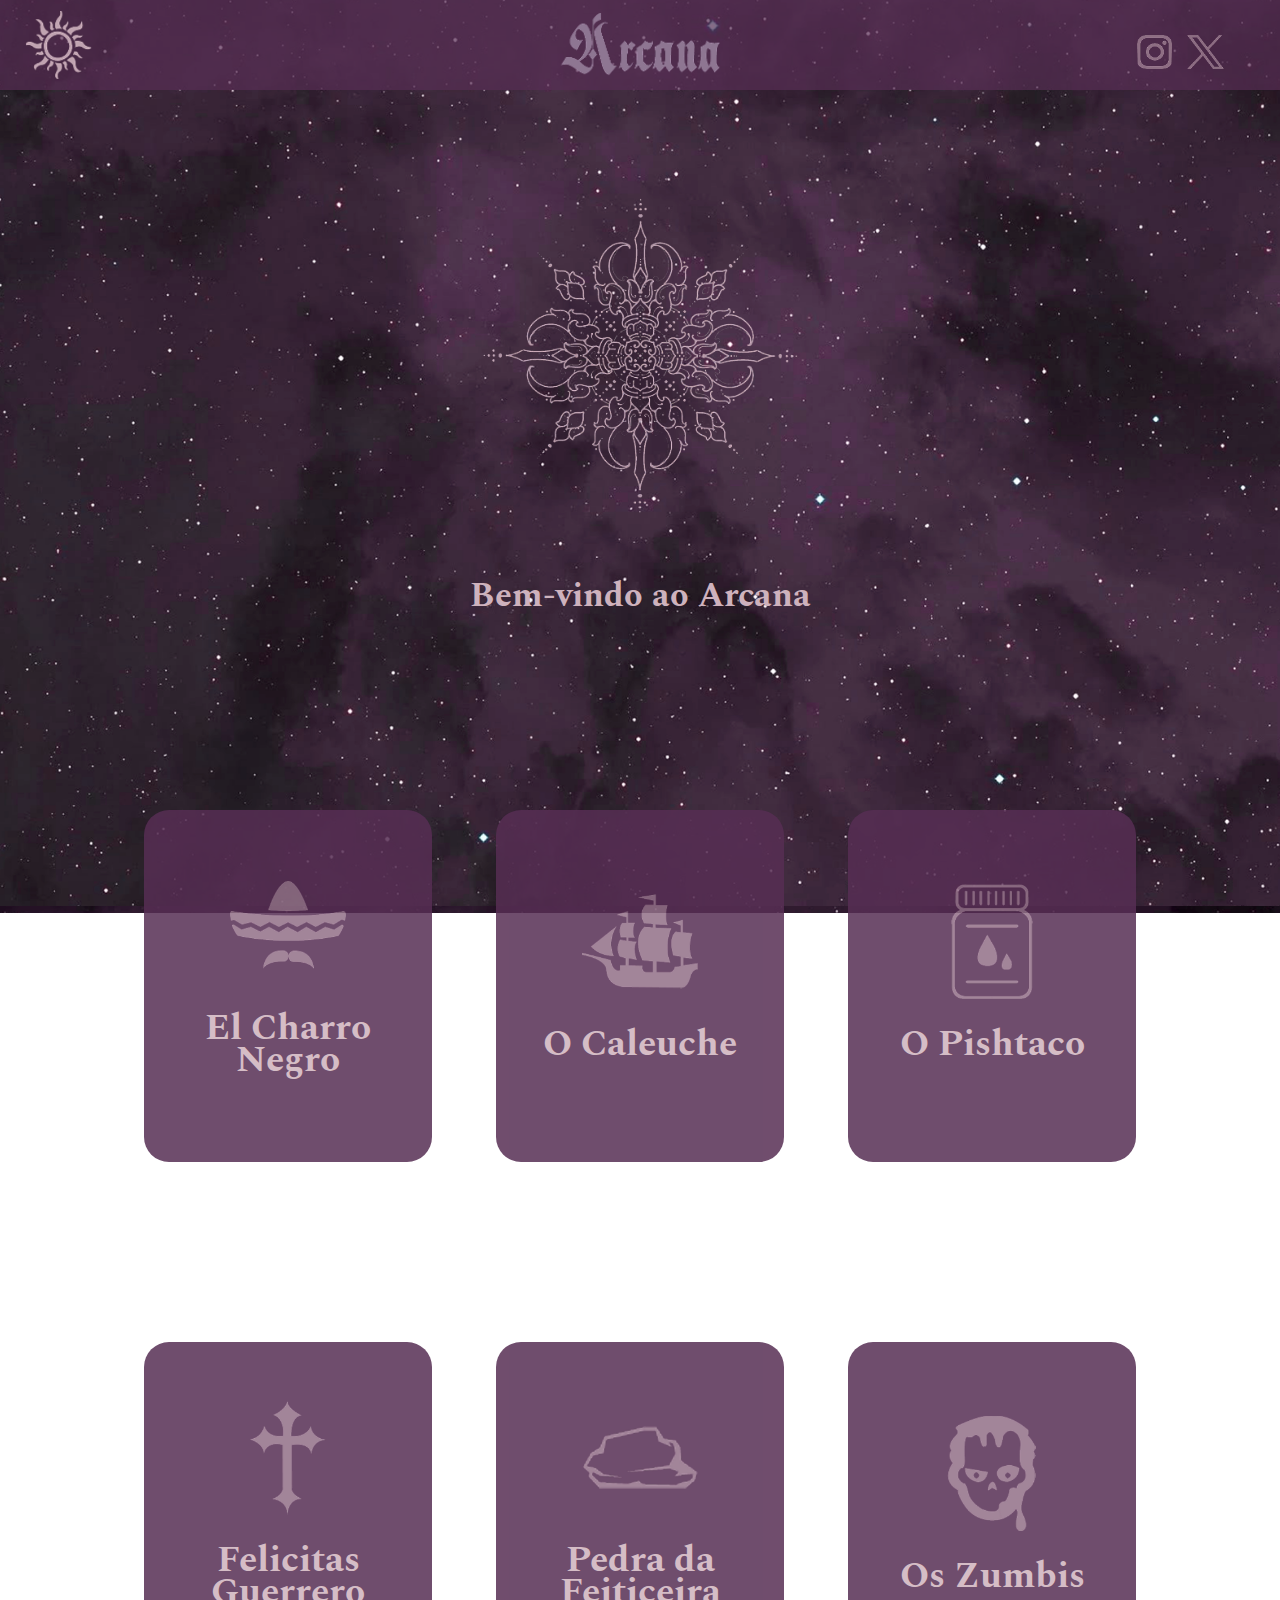
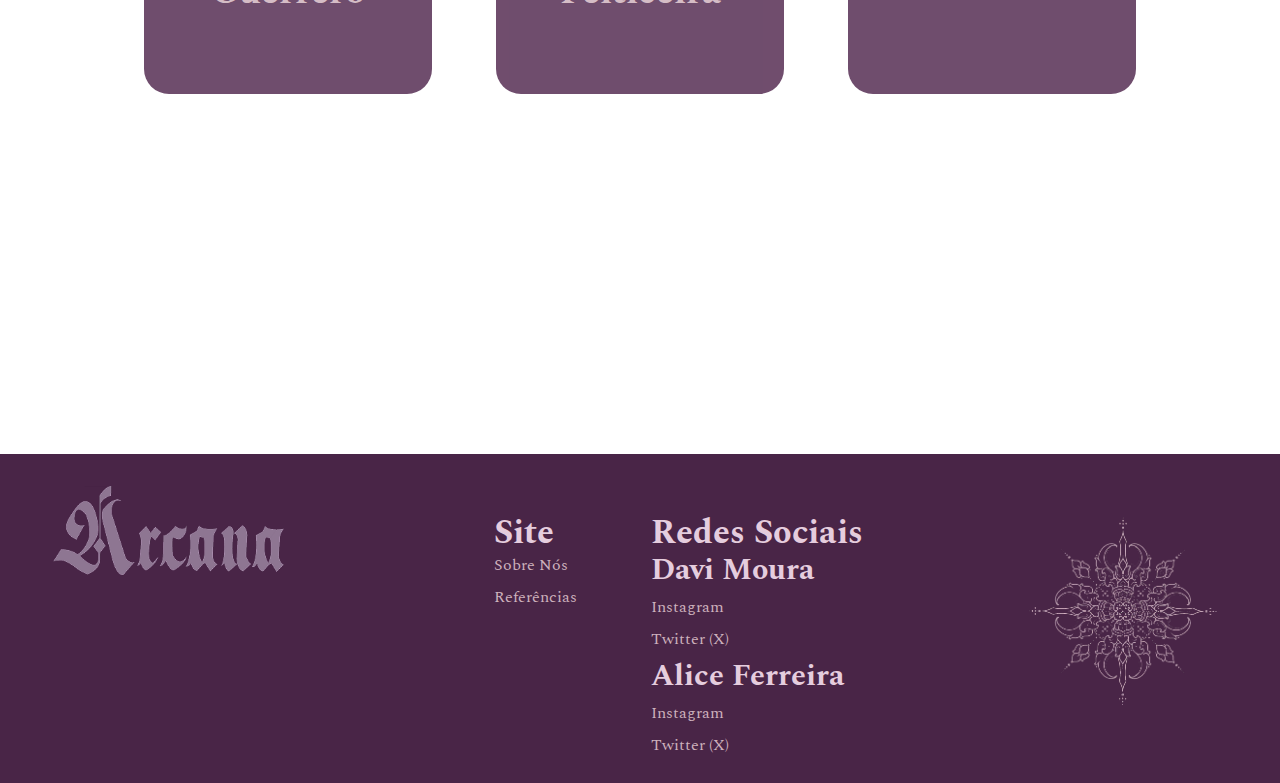
<file: index.html>
<!DOCTYPE html>
<html lang="en">
<head>
    <meta charset="UTF-8">
    <meta name="viewport" content="width=device-width, initial-scale=1.0">
    <title>Arcana</title>
    <link rel="stylesheet" href="css/arcanaIndex.css">
    <link rel="stylesheet" href="css/menu.css">  
    <link rel="stylesheet" href="css/footer.css">
    <link rel="preconnect" href="https://fonts.googleapis.com">
    <link rel="preconnect" href="https://fonts.gstatic.com" crossorigin>
    <link href="https://fonts.googleapis.com/css2?family=Spectral:ital,wght@0,200;0,300;0,400;0,500;0,600;0,700;0,800;1,200;1,300;1,400;1,500;1,600;1,700;1,800&display=swap" rel="stylesheet">
    <link rel="shortcut icon" href="img/favicon_arcana.png" type="image/x-icon">
</head>
<body>
    <div class="menu">
        <div class="menuFechar">
            <img src="img/sol_menu.png" alt="Icon de Sol do site" id="menuBotaoFechar">
        </div>


        <ul class="lista">
            <li id="menuLendas"><a href="">
                <div>
                    <img src="img/icon_lendas.png" alt="Icon do botão 'Lendas'">                    
                </div>
                <p>|    Lendas<img src="img/icon_flecha.png" alt="Icon de dropdown menu" id="iconSublista"></p>
                
            </a></li>

            <ul id="sublista">
                <div>
                    <li> <a href="html/charroNegro.html">
                        <img src="img/icon_ElCharro.png" alt="Icon do Charro negro">
                        <p>|    El Charro Negro</p>
                    </a></li>
                    <li> <a href="html/caleuche.html">
                        <img src="img/icon_caleuche.png" alt="Icon do Caleuche">
                        <p>|    Caleuche</p>
                    </a></li>
                    <li> <a href="html/pishtaco.html">
                        <img src="img/icon_pishtaco.png" alt="Icon do Pishtaco">
                        <p>|    Pishtaco</p>
                    </a></li>
                    <li> <a href="html/felicitas.html">
                        <img src="img/icon_felicitasGuerrero.png" alt="Icon da Felicitas Guerrero">
                        <p>|    Felicitas Guerrero</p>
                    </a></li>
                    <li> <a href="html/feiticeira.html">
                        <img src="img/icon_feiticeiraPedra.png" alt="Icon da pedra da Feiticeira">
                        <p>|    Pedra da Feiticeira</p>
                    </a></li>
                    <li> <a href="html/zumbi.html">
                        <img src="img/icon_zumbi.png" alt="Icon do Zumbi">
                        <p>|    Zumbis</p>
                    </a></li>
                </div>
            </ul>

            <li> <a href="html/sobreNós.html">
                <div>
                    <img src="img/icon_sobreNos.png" alt="Icon do botão 'Sobre Nós'">                    
                </div>

                <p>|    Sobre Nós</p>
            </a> </li>
            <li> <a href="html/referencias.html">
                <div>
                    <img src="img/icon_referencias.png" alt="Icon do botão 'Referências'">                    
                </div>

                <p>|    Referências</p>
            </a> </li>
        </ul>
    </div>

    <header>
        <div id="menuBotaoAbrir">
            <img src="img/sol_menu.png" alt="Icon de Sol do site">
        </div>

        <div class="logotipo">
            <a href="index.html"> <img src="img/arcana_logotipo.png" alt="Logotipo do Site"> </a>
        </div>

        <div class="redeSocial">
            <a href="#redesSociais"> <img src="img/icon_insta.png" alt="Icon do Instagram"> </a>
            <a href="#redesSociais"> <img src="img/icon_twitter.png" alt="Icon do Twitter"> </a>
        </div>
    </header>


    <main>


        <section class="logo">
            <img src="img/logo_arcana.png" alt="Logo da Arcana">
            <h2>Bem-vindo ao Arcana</h2>
        </section>

        <section class="cards">
            <div class="card">
                <div class="icon">
                    <img src="img/icon_ElCharro.png" alt="Icon da Lenda Folclórica El Charro Negro">
                    <h1>El Charro Negro</h1>
                </div>

                <div class="cardTexto">
                    <p>Com seu traje impecável, o chapéu de abas largas ocultando o rosto e olhos que brilham como brasas, nas noites de sombra, El Charro Negro oferece ajuda aos viajantes solitários.</p>
                    <p>Mas cada favor tem um preço, e aqueles que aceitam sua companhia descobrem tarde demais que caminham ao lado de algo que não é deste mundo, e o principal, é maligno...</p>
                    <a href="html/charroNegro.html"> <button>Entrar</button> </a>
                </div>
            </div>

            <div class="card">
                <div class="icon">
                    <img src="img/icon_caleuche.png" alt="Icon da Lenda Folclórica Caleuche">
                    <h1>O Caleuche</h1>
                </div>

                <div class="cardTexto">
                    <p>Nas noites  do sul do Chile, quando o mar sussurra segredos antigos, surge o Caleuche: um iluminado navio fantasma</p>
                    <p>Seus tripulantes, almas afogadas e perdidas, riem e cantam em uma língua esquecida.</p>
                    <p>Mas quem ousa observar por muito tempo arrisca ser levado para sempre pelas marés do desconhecido...</p>
                    <a href="html/caleuche.html"> <button>Entrar</button> </a>
                </div>
            </div>
           
            <div class="card">
                <div class="icon">
                    <img src="img/icon_pishtaco.png" alt="Icon da Lenda Folclórica Pishtaco">
                    <h1>O Pishtaco</h1>
                </div>

                <div class="cardTexto">
                    <p>Nos dias frios dos Andes, quando o vento corta como lâmina, fala-se de uma figura alta, silenciosa e não humana, o Pishtaco</p>
                    <p>Com olhos famintos que brilham na escuridão, seu passo é leve, quase humano, mas seu propósito nunca é.</p>
                    <p>O Pishtaco escolhe suas vítimas sem pressa… e ninguém ouve quando ele se aproxima...</p>
                    <a href="html/pishtaco.html"> <button>Entrar</button> </a>
                </div>
            </div>

            <div class="card">
                <div class="icon">
                    <img src="img/icon_felicitasGuerrero.png" alt="Icon da Lenda Folclórica Felicitas Guerrero">
                    <h1>Felicitas Guerrero</h1>
                </div>

                <div class="cardTexto">
                    <p>Em Buenos Aires, o vento carrega um lamento suave, como se alguém chorasse por algo que jamais pode ser recuperado.</p>
                    <p>Esse pranto pertence a Felicitas Guerrero, a mulher que um dia foi celebrada por sua beleza acabou vítima de algo cruel.</p>
                    <p>Marcada por um amor interrompido pelo ciúmes, Felicitas vaga entre o passado e o presente...</p>
                    <a href="html/felicitas.html"> <button>Entrar</button> </a>
                </div>
            </div>

            <div class="card">
                <div class="icon">
                    <img src="img/icon_feiticeiraPedra.png" alt="Icon da Lenda Folclórica Feiticeira da Pedra">
                    <h1>Pedra da Feiticeira</h1>
                </div>

                <div class="cardTexto">
                    <p>À beira do mar de Itararé, permanece uma pedra banhada por um véu de água, ali viveu uma mulher de olhar perdido, vestida de sombras e saudade, esperando o marinheiro que lhe prometeu seu retorno.</p>
                    <p>Mesmo após sua morte, dizem que seu lamento permanece: um sussurro triste que ecoa quando a maré encontra a escultura da mulher misteriosa...</p>
                    <a href="html/feiticeira.html"> <button>Entrar</button> </a>
                </div>
            </div>

            <div class="card">
                <div class="icon">
                    <img src="img/icon_zumbi.png" alt="Icon da Lenda Folclórica Zumbis">
                    <h1>Os Zumbis</h1>
                </div>

                <div class="cardTexto">
                    <p>Quando a noite pesa e o silêncio parece vivo, das profundezas do solo acordam os corpos que se recusam a descansar, os Zumbis.</p>
                    <p>Mesmo apodrecidos, os cadáveres se movem. Mesmo decompostos, os cadáveres ganharam consciência, mas seus olhos vazios e profundos revelam que aquilo que retorna não é mais humano...</p>
                    <a href="html/zumbi.html"> <button>Entrar</button> </a>
                </div>
            </div>
        </section>
    </main>

    <footer>
        <div class="logotipoFooter">
            <a href="index.html"> <img src="img/arcana_logotipo.png" alt="Logotipo da Arcana"> </a>
        </div>

        <div class="infoFooter">
            <div>
                <h2>Site</h2>
                <a href="html/sobreNós.html">Sobre Nós</a>
                <a href="html/referencias.html">Referências</a>   
            </div>

            <div id="redesSociais">
                <h2>Redes Sociais</h2>
                <ul>
                    <h3>Davi Moura</h3>
                    <a target="_blank" href="https://www.instagram.com/davsmmss/">Instagram</a>
                    <a target="_blank" href="https://x.com/davsmmss">Twitter (X)</a>
                </ul>
                <ul>
                    <h3>Alice Ferreira</h3>
                    <a target="_blank" href="https://www.instagram.com/aliczz.e/">Instagram</a>
                    <a target="_blank" href="https://x.com/psicolice">Twitter (X)</a>
                </ul>
            </div>             
        </div>

        <div class="logoFooter">
            <img src="img/logo_arcana.png" alt="Logo da Arcana">
        </div>
    </footer>


    <script src="js/menu.js"></script>
</body>
</html>
</file>
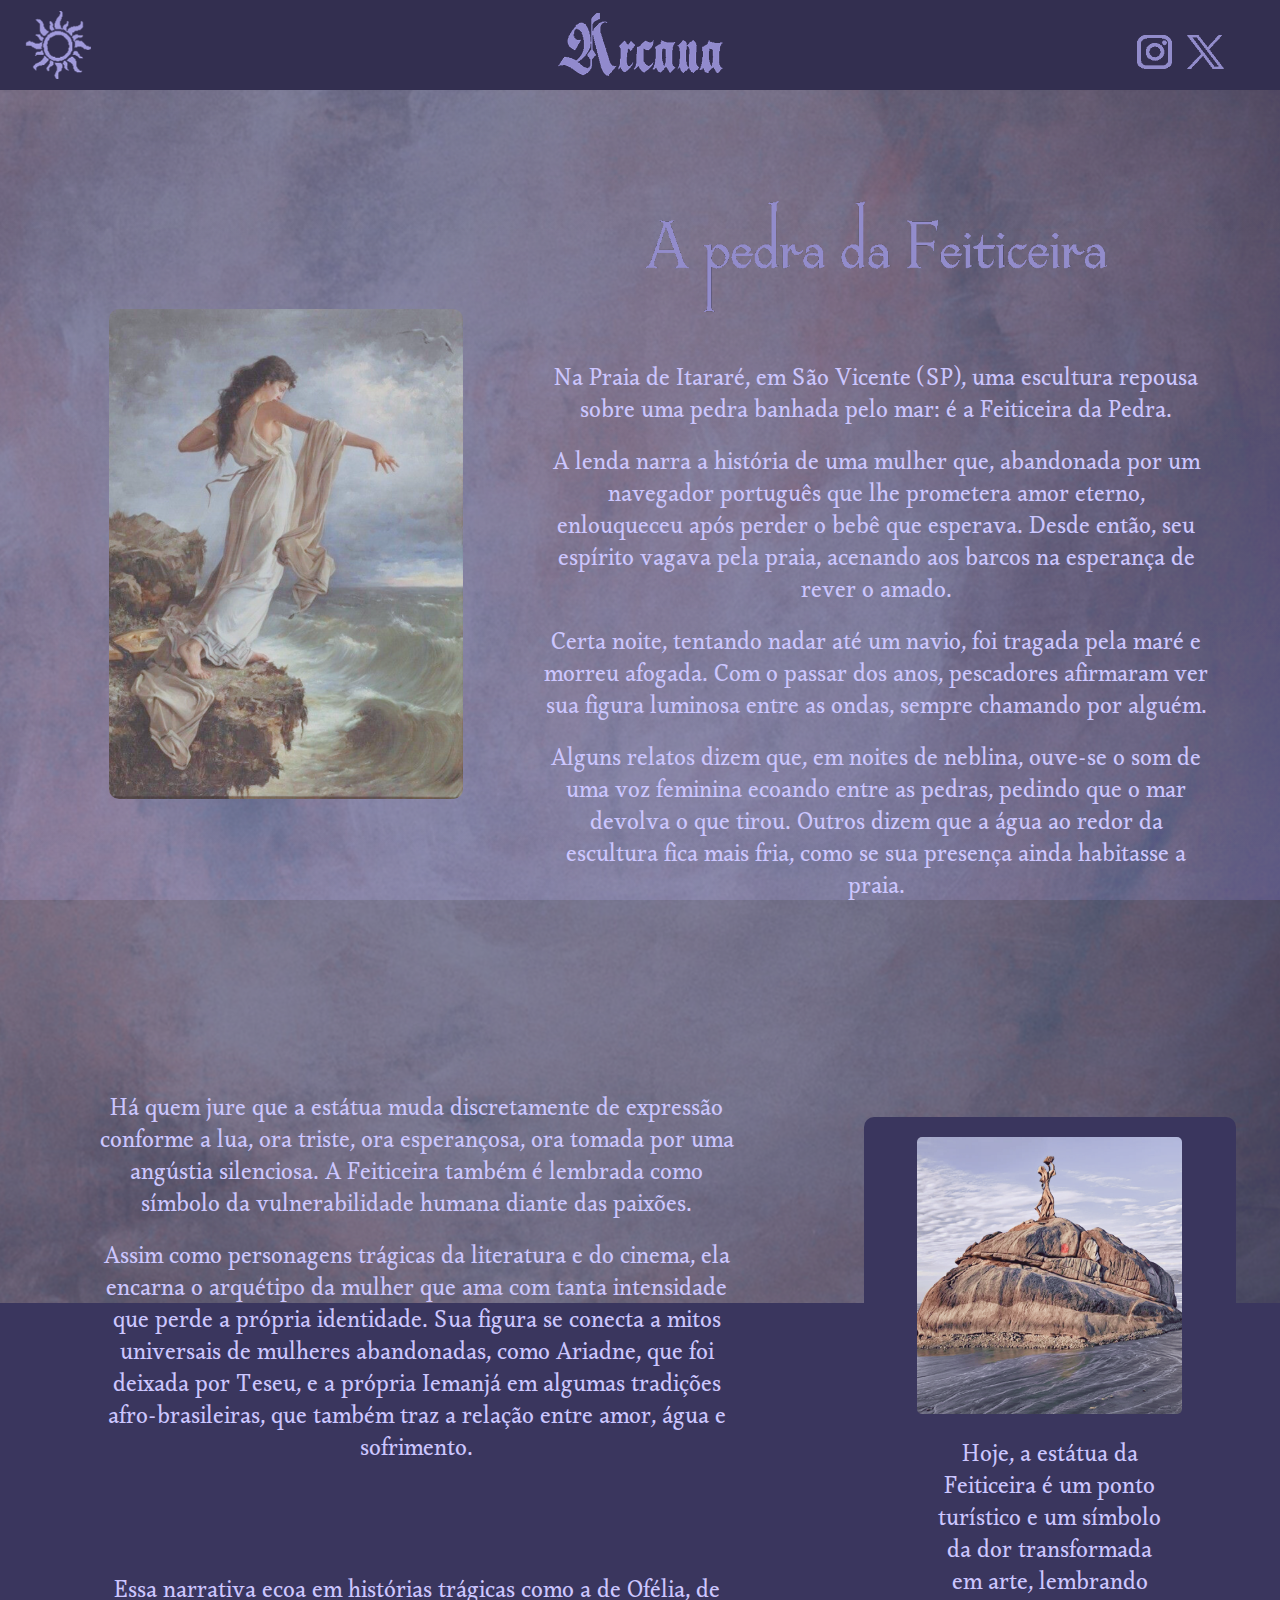
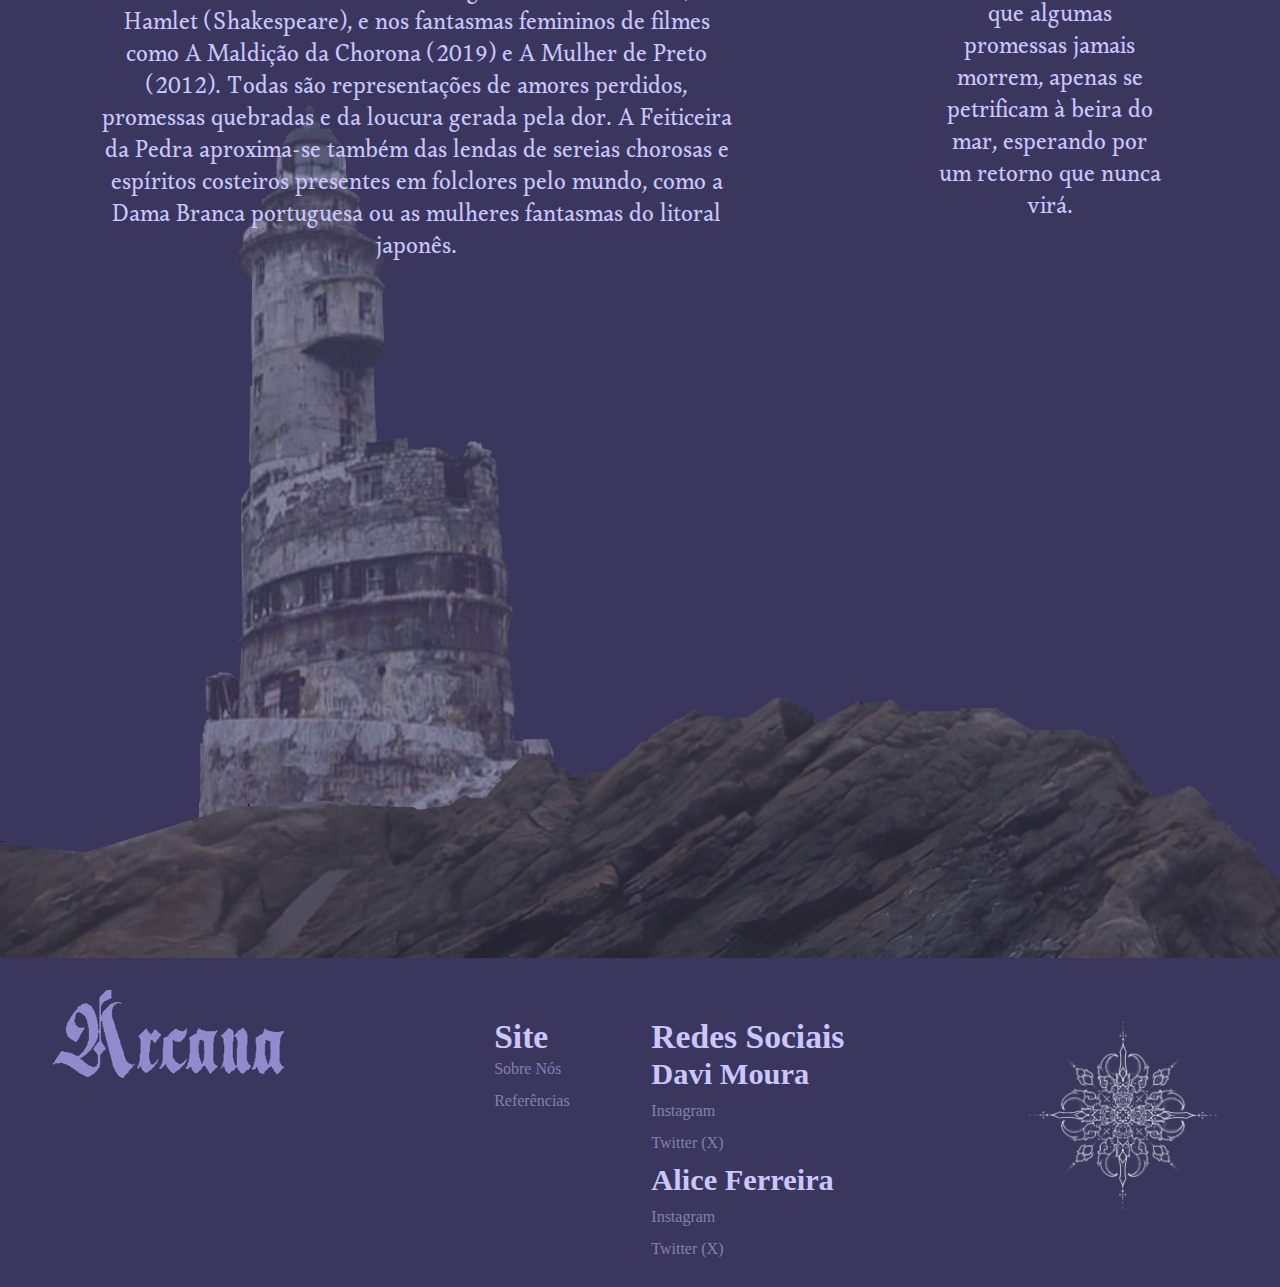
<file: html/feiticeira.html>
<!DOCTYPE html>
<html lang="en">
<head>
    <meta charset="UTF-8">
    <meta name="viewport" content="width=device-width, initial-scale=1.0">
    <title>Arcana</title>
    <link rel="stylesheet" href="../css/feiticeira.css">
    <link rel="stylesheet" href="../css/menu.css">
    <link rel="stylesheet" href="../css/footer.css">
    <link rel="preconnect" href="https://fonts.googleapis.com">
    <link rel="preconnect" href="https://fonts.gstatic.com" crossorigin>
    <link href="https://fonts.googleapis.com/css2?family=Ruwudu:wght@400;500;600;700&family=Spectral:ital,wght@0,200;0,300;0,400;0,500;0,600;0,700;0,800;1,200;1,300;1,400;1,500;1,600;1,700;1,800&display=swap" rel="stylesheet">
    <link rel="shortcut icon" href="../img/pedraFeiticeira/favicon_feiticeira.png" type="image/x-icon">
</head>
<body>
    <div class="menu">
        <div class="menuFechar">
            <img src="../img/pedraFeiticeira/sol_menuFeiticeira.png" alt="Icon de Sol do site" id="menuBotaoFechar">
        </div>


        <ul class="lista">
            <li id="menuLendas"><a href="">
                <img src="../img/pedraFeiticeira/icon_lendasFeiticeira.png" alt="Icon do botão 'Lendas'">
                <p>|    Lendas <img src="../img/icon_flecha.png" alt="Icon de dropdown menu" id="iconSublista"></p>
            </a></li>

            <ul id="sublista">
                <div>
                    <li> <a href="charroNegro.html">
                        <img src="../img/pedraFeiticeira/icon_ElCharroFeiticeira.png" alt="Icon do Charro Negro">
                        <p>|    El Charro Negro</p>
                    </a></li>
                    <li> <a href="caleuche.html">
                        <img src="../img/pedraFeiticeira/icon_caleucheFeiticeira.png" alt="Icon do Caleuche">
                        <p>|    Caleuche</p>
                    </a></li>
                    <li> <a href="pishtaco.html">
                        <img src="../img/pedraFeiticeira/icon_pishtacoFeiticeira.png" alt="Icon do Pishtaco">
                        <p>|    Pishtaco</p>
                    </a></li>
                    <li> <a href="felicitas.html">
                        <img src="../img/pedraFeiticeira/icon_felicitasGuerreroFeiticeira.png" alt="Icon da Felicitas Guerrero">
                        <p>|    Felicitas Guerrero</p>
                    </a></li>
                    <li> <a href="feiticeira.html">
                        <img src="../img/pedraFeiticeira/icon_feiticeiraPedraFeiticeira.png" alt="Icon da pedra da Feiticeira">
                        <p>|    Pedra da Feiticeira</p>
                    </a></li>
                    <li> <a href="zumbi.html">
                        <img src="../img/pedraFeiticeira/icon_zumbiFeiticeira.png" alt="Icon do Zumbi">
                        <p>|    Zumbis</p>
                    </a></li>
                </div>
            </ul>

            <li> <a href="sobreNós.html">
                <img src="../img/pedraFeiticeira/icon_sobreNosFeiticeira.png" alt="Icon do botão 'Sobre Nós'">
                <p>|    Sobre Nós</p>
            </a> </li>
            <li> <a href="referencias.html">
                <img src="../img/pedraFeiticeira/icon_referenciasFeiticeira.png" alt="Icon do botão 'Referências'">
                <p>|    Referências</p>
            </a> </li>
        </ul>
    </div>

    <header>
        <div id="menuBotaoAbrir">
            <img src="../img/pedraFeiticeira/sol_menuFeiticeira.png" alt="Icon de Sol do site">
        </div>

        <div class="logotipo">
            <a href="../index.html"> <img src="../img/pedraFeiticeira/arcana_logotipoFeiticeira.png" alt="Logotipo do Site"> </a>
        </div>

        <div class="redeSocial">
            <a href="#redesSociais"> <img src="../img/pedraFeiticeira/icon_instaFeiticeira.png" alt="Icon do Instagram"> </a>
            <a href="#redesSociais"> <img src="../img/pedraFeiticeira/icon_twitterFeiticeira.png" alt="Icon do Twitter"> </a>
        </div>
    </header>


    <main>
        <section>
            <div class="imagemCard">
                <img src="../img/pedraFeiticeira/feiticeiraFoto1.png" alt="Foto de uma mulher observando o oceano">
            </div>
            <div class="textoEspaco">
                <img src="../img/pedraFeiticeira/pedraFeiticeira_logotipo.png" alt="Logotipo da Pedra da Feiticeira">
                <p>Na Praia de Itararé, em São Vicente (SP), uma escultura repousa sobre uma pedra banhada pelo mar: é a Feiticeira da Pedra.</p>
                <p>A lenda narra a história de uma mulher que, abandonada por um navegador português que lhe prometera amor eterno, enlouqueceu após perder o bebê que esperava. Desde então, seu espírito vagava pela praia, acenando aos barcos na esperança de rever o amado.</p>
                <p>Certa noite, tentando nadar até um navio, foi tragada pela maré e morreu afogada. Com o passar dos anos, pescadores afirmaram ver sua figura luminosa entre as ondas, sempre chamando por alguém.</p>
                <p>Alguns relatos dizem que, em noites de neblina, ouve-se o som de uma voz feminina ecoando entre as pedras, pedindo que o mar devolva o que tirou. Outros dizem que a água ao redor da escultura fica mais fria, como se sua presença ainda habitasse a praia.</p>
            </div>
        </section>

        <section>
            <div class="textoEspaco">
                <p>Há quem jure que a estátua muda discretamente de expressão conforme a lua, ora triste, ora esperançosa, ora tomada por uma angústia silenciosa. A Feiticeira também é lembrada como símbolo da vulnerabilidade humana diante das paixões.</p>
                <p>Assim como personagens trágicas da literatura e do cinema, ela encarna o arquétipo da mulher que ama com tanta intensidade que perde a própria identidade. Sua figura se conecta a mitos universais de mulheres abandonadas, como Ariadne, que foi deixada por Teseu, e a própria Iemanjá em algumas tradições afro-brasileiras, que também traz a relação entre amor, água e sofrimento.</p>
                <p>Essa narrativa ecoa em histórias trágicas como a de Ofélia, de Hamlet (Shakespeare), e nos fantasmas femininos de filmes como A Maldição da Chorona (2019) e A Mulher de Preto (2012). Todas são representações de amores perdidos, promessas quebradas e da loucura gerada pela dor. A Feiticeira da Pedra aproxima-se também das lendas de sereias chorosas e espíritos costeiros presentes em folclores pelo mundo, como a Dama Branca portuguesa ou as mulheres fantasmas do litoral japonês.</p>
            </div>
            <div class="card">
                <img src="../img/pedraFeiticeira/feiticeiraFoto2.png" alt="Foto da estátua da pedra da Feiticeira">
                <p>Hoje, a estátua da Feiticeira é um ponto turístico e um símbolo da dor transformada em arte, lembrando que algumas promessas jamais morrem, apenas se petrificam à beira do mar, esperando por um retorno que nunca virá.</p>
            </div>
        </section>

        <img src="../img/pedraFeiticeira/fundoFeiticeira.png" alt="Rochas" class="rochas">
        <img src="../img/pedraFeiticeira/farol.png" alt="Farol" class="farol">        
    </main>



    <footer>
        <div class="logotipoFooter">
            <a href="../index.html"> <img src="../img/pedraFeiticeira/arcana_logotipoFeiticeira.png" alt="Logotipo da Arcana"> </a>
        </div>

        <div class="infoFooter">
            <div>
                <h2>Site</h2>
                <a href="sobreNós.html">Sobre Nós</a>
                <a href="referencias.html">Referências</a>   
            </div>

            <div id="redesSociais">
                <h2>Redes Sociais</h2>
                <ul>
                    <h3>Davi Moura</h3>
                    <a target="_blank" href="https://www.instagram.com/davsmmss/">Instagram</a>
                    <a target="_blank" href="https://x.com/davsmmss">Twitter (X)</a>
                </ul>
                <ul>
                    <h3>Alice Ferreira</h3>
                    <a target="_blank" href="https://www.instagram.com/aliczz.e/">Instagram</a>
                    <a target="_blank" href="https://x.com/psicolice">Twitter (X)</a>
                </ul>
            </div>             
        </div>

        <div class="logoFooter">
            <img src="../img/charroNegro/logo_arcanaCharro.png" alt="Logo da Arcana">
        </div>
    </footer>


    <script src="../js/menu.js"></script>
</body>
</html>
</file>
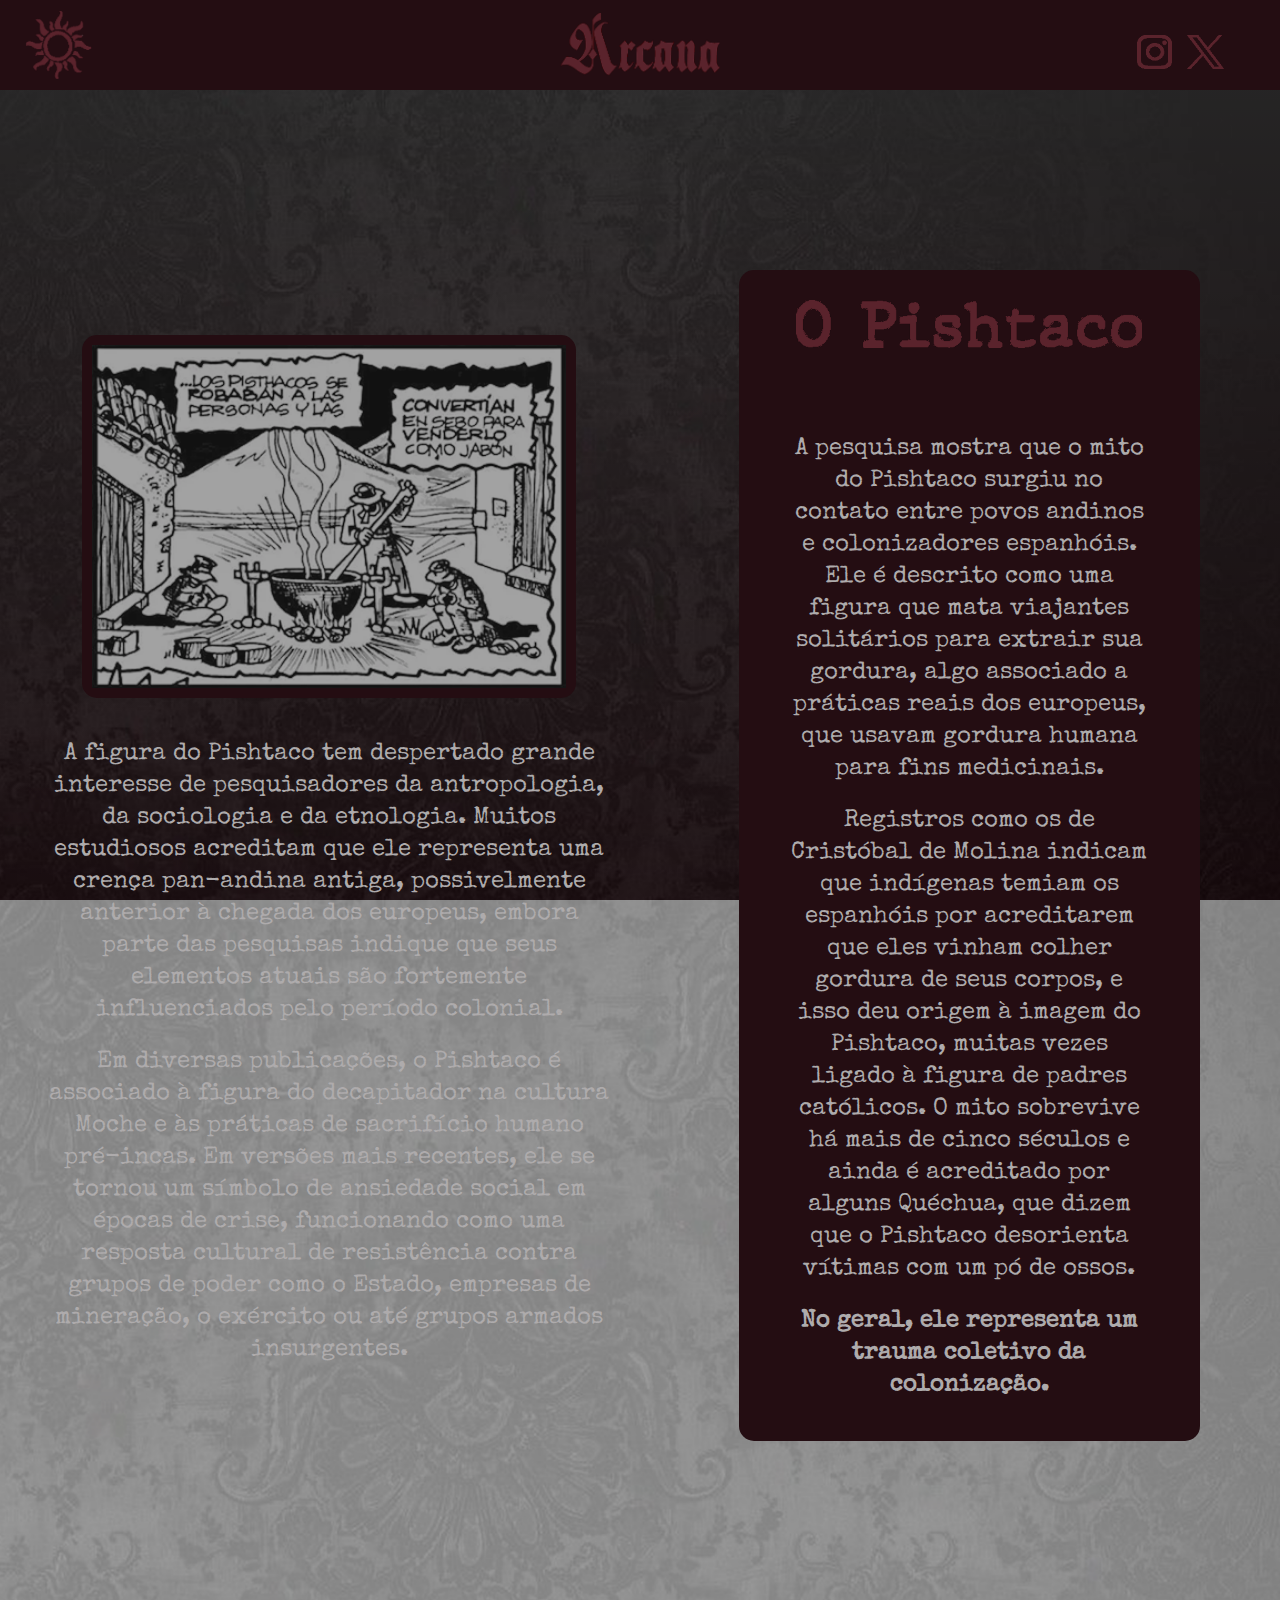
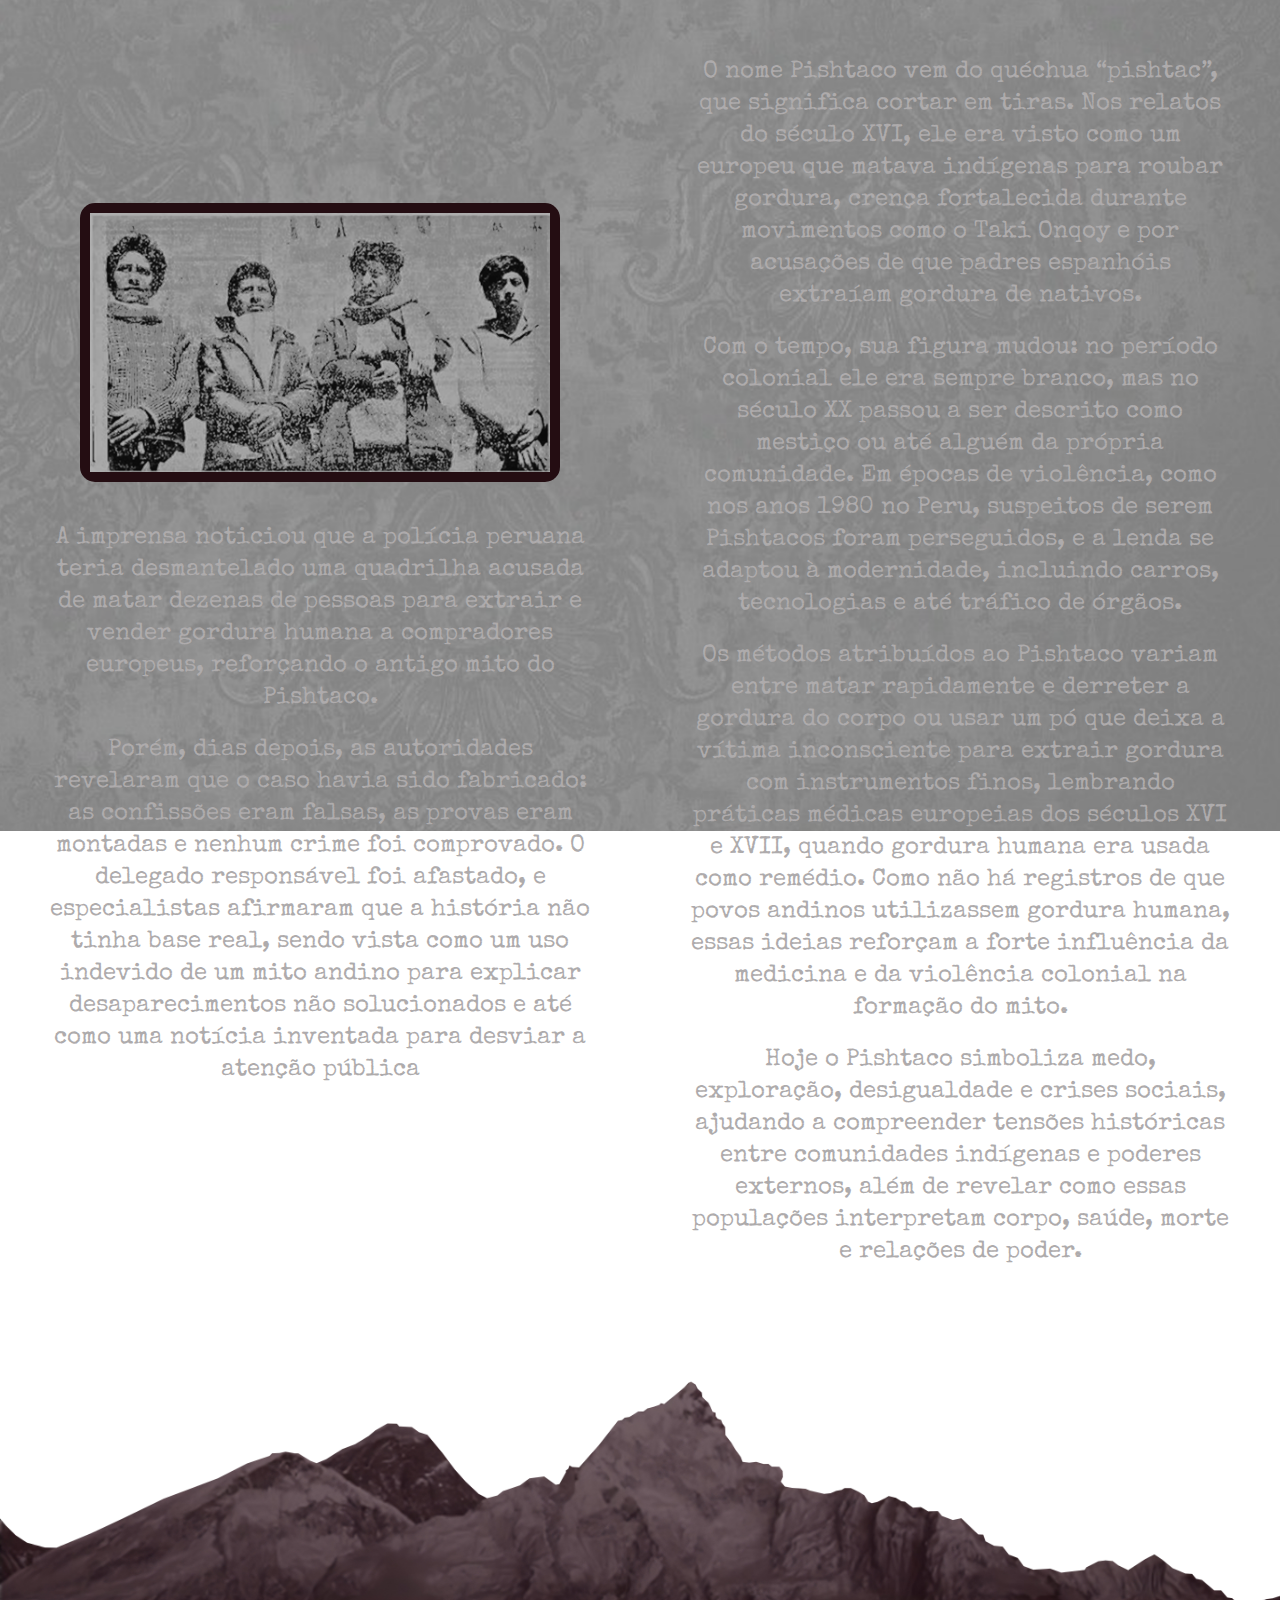
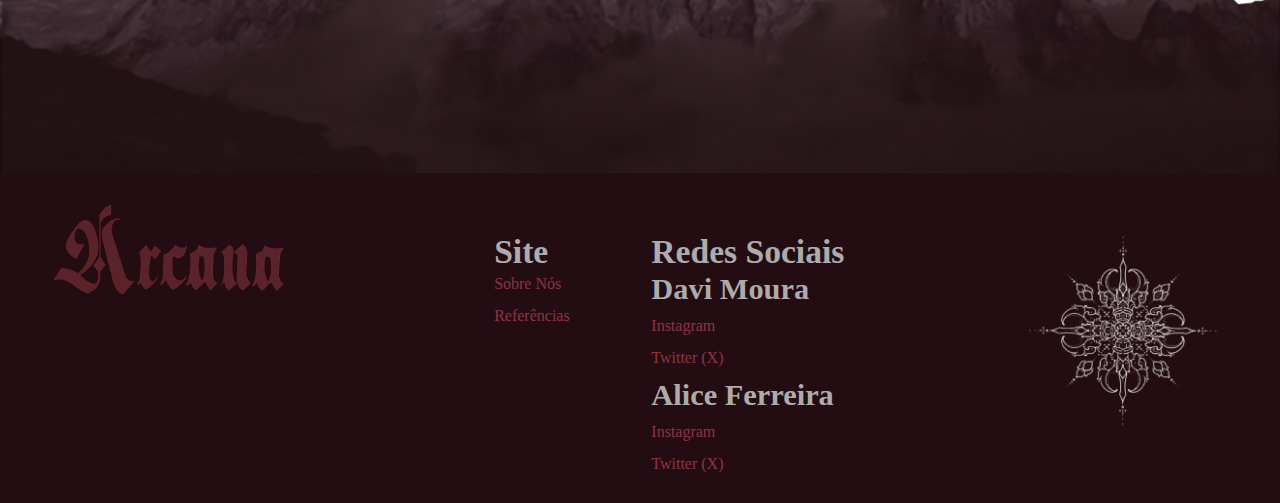
<file: html/pishtaco.html>
<!DOCTYPE html>
<html lang="en">
<head>
    <meta charset="UTF-8">
    <meta name="viewport" content="width=device-width, initial-scale=1.0">
    <title>Arcana</title>
    <link rel="stylesheet" href="../css/pishtaco.css">
    <link rel="stylesheet" href="../css/menu.css">
    <link rel="stylesheet" href="../css/footer.css">
    <link rel="preconnect" href="https://fonts.googleapis.com">
    <link rel="preconnect" href="https://fonts.gstatic.com" crossorigin>
    <link href="https://fonts.googleapis.com/css2?family=Special+Elite&family=Spectral:ital,wght@0,200;0,300;0,400;0,500;0,600;0,700;0,800;1,200;1,300;1,400;1,500;1,600;1,700;1,800&display=swap" rel="stylesheet">
    <link rel="shortcut icon" href="../img/pishtaco/favicon_pishtaco.png" type="image/x-icon">
</head>
<body>
    <div class="menu">
        <div class="menuFechar">
            <img src="../img/pishtaco/sol_menuPishtaco.png" alt="Icon de Sol do site" id="menuBotaoFechar">
        </div>


        <ul class="lista">
            <li id="menuLendas"><a href="">
                <img src="../img/pishtaco/icon_lendasPishtaco.png" alt="Icon do botão 'Lendas'">
                <p>|    Lendas <img src="../img/icon_flecha.png" alt="Icon de dropdown menu" id="iconSublista"></p>
            </a></li>

            <ul id="sublista">
                <div>
                    <li> <a href="charroNegro.html">
                        <img src="../img/pishtaco/icon_ElCharroPishtaco.png" alt="Icon do Charro Negro">
                        <p>|    El Charro Negro</p>
                    </a></li>
                    <li> <a href="caleuche.html">
                        <img src="../img/pishtaco/icon_caleuchePishtaco.png" alt="Icon do Caleuche">
                        <p>|    Caleuche</p>
                    </a></li>
                    <li> <a href="pishtaco.html">
                        <img src="../img/pishtaco/icon_pishtacoPishtaco.png" alt="Icon do Pishtaco">
                        <p>|    Pishtaco</p>
                    </a></li>
                    <li> <a href="felicitas.html">
                        <img src="../img/pishtaco/icon_felicitasGuerreroPishtaco.png" alt="Icon da Felicitas Guerrero">
                        <p>|    Felicitas Guerrero</p>
                    </a></li>
                    <li> <a href="feiticeira.html">
                        <img src="../img/pishtaco/icon_feiticeiraPedraPishtaco.png" alt="Icon da pedra da Feiticeira">
                        <p>|    Pedra da Feiticeira</p>
                    </a></li>
                    <li> <a href="zumbi.html">
                        <img src="../img/pishtaco/icon_zumbiPishtaco.png" alt="Icon do Zumbi">
                        <p>|    Zumbis</p>
                    </a></li>
                </div>
            </ul>

            <li> <a href="sobreNós.html">
                <img src="../img/pishtaco/icon_sobreNosPishtaco.png" alt="Icon do botão 'Sobre Nós'">
                <p>|    Sobre Nós</p>
            </a> </li>
            <li> <a href="referencias.html">
                <img src="../img/pishtaco/icon_referenciasPishtaco.png" alt="Icon do botão 'Referências'">
                <p>|    Referências</p>
            </a> </li>
        </ul>
    </div>

    <header>
        <div id="menuBotaoAbrir">
            <img src="../img/pishtaco/sol_menuPishtaco.png" alt="Icon de Sol do site">
        </div>

        <div class="logotipo">
            <a href="../index.html"> <img src="../img/pishtaco/arcana_logotipoPishtaco.png" alt="Logotipo do Site"> </a>
        </div>

        <div class="redeSocial">
            <a href="#redesSociais"> <img src="../img/pishtaco/icon_instaPishtaco.png" alt="Icon do Instagram"> </a>
            <a href="#redesSociais"> <img src="../img/pishtaco/icon_twitterPishtaco.png" alt="Icon do Twitter"> </a>
        </div>
    </header>


    <main>
        <section>
            <div class="esquerda">
                <div class="card1">
                    <img src="../img/pishtaco/pishtacoGibi.png" alt="Gibi sobre o Pishtaco">
                </div>

                <div class="textoEspaco">
                    <p>A figura do Pishtaco tem despertado grande interesse de pesquisadores da antropologia, da sociologia e da etnologia. Muitos estudiosos acreditam que ele representa uma crença pan-andina antiga, possivelmente anterior à chegada dos europeus, embora parte das pesquisas indique que seus elementos atuais são fortemente influenciados pelo período colonial.</p>
                    <p>Em diversas publicações, o Pishtaco é associado à figura do decapitador na cultura Moche e às práticas de sacrifício humano pré-incas. Em versões mais recentes, ele se tornou um símbolo de ansiedade social em épocas de crise, funcionando como uma resposta cultural de resistência contra grupos de poder como o Estado, empresas de mineração, o exército ou até grupos armados insurgentes.</p>
                </div>
            </div>

            <div class="direita">
                <img src="../img/pishtaco/pishtaco_logotipo.png" alt="Logotipo do Pishtaco">
                <p>A pesquisa mostra que o mito do Pishtaco surgiu no contato entre povos andinos e colonizadores espanhóis. Ele é descrito como uma figura que mata viajantes solitários para extrair sua gordura, algo associado a práticas reais dos europeus, que usavam gordura humana para fins medicinais.</p>
                <p>Registros como os de Cristóbal de Molina indicam que indígenas temiam os espanhóis por acreditarem que eles vinham colher gordura de seus corpos, e isso deu origem à imagem do Pishtaco, muitas vezes ligado à figura de padres católicos. O mito sobrevive há mais de cinco séculos e ainda é acreditado por alguns Quéchua, que dizem que o Pishtaco desorienta vítimas com um pó de ossos.</p>
                <p>No geral, ele representa um trauma coletivo da colonização.</p>
            </div>
        </section>

        <section>
            <div class="esquerda">
                <div class="card1">
                    <img src="../img/pishtaco/pishtacoFoto1.png" alt="Foto sobre o Pishtaco">
                </div>

                <div class="textoEspaco">
                    <p>A imprensa noticiou que a polícia peruana teria desmantelado uma quadrilha acusada de matar dezenas de pessoas para extrair e vender gordura humana a compradores europeus, reforçando o antigo mito do Pishtaco.</p>
                    <p>Porém, dias depois, as autoridades revelaram que o caso havia sido fabricado: as confissões eram falsas, as provas eram montadas e nenhum crime foi comprovado. O delegado responsável foi afastado, e especialistas afirmaram que a história não tinha base real, sendo vista como um uso indevido de um mito andino para explicar desaparecimentos não solucionados e até como uma notícia inventada para desviar a atenção pública</p>
                </div>
            </div>

            <div class="direita">
                <p>O nome Pishtaco vem do quéchua “pishtac”, que significa cortar em tiras. Nos relatos do século XVI, ele era visto como um europeu que matava indígenas para roubar gordura, crença fortalecida durante movimentos como o Taki Onqoy e por acusações de que padres espanhóis extraíam gordura de nativos.</p>
                <p>Com o tempo, sua figura mudou: no período colonial ele era sempre branco, mas no século XX passou a ser descrito como mestiço ou até alguém da própria comunidade. Em épocas de violência, como nos anos 1980 no Peru, suspeitos de serem Pishtacos foram perseguidos, e a lenda se adaptou à modernidade, incluindo carros, tecnologias e até tráfico de órgãos.</p>
                <p>Os métodos atribuídos ao Pishtaco variam entre matar rapidamente e derreter a gordura do corpo ou usar um pó que deixa a vítima inconsciente para extrair gordura com instrumentos finos, lembrando práticas médicas europeias dos séculos XVI e XVII, quando gordura humana era usada como remédio. Como não há registros de que povos andinos utilizassem gordura humana, essas ideias reforçam a forte influência da medicina e da violência colonial na formação do mito.</p>
                <p>Hoje o Pishtaco simboliza medo, exploração, desigualdade e crises sociais, ajudando a compreender tensões históricas entre comunidades indígenas e poderes externos, além de revelar como essas populações interpretam corpo, saúde, morte e relações de poder.</p>
            </div>
        </section>

        <img src="../img/pishtaco/pishtacoFundo.png" alt="Cordilheira dos Andes" class="montanha">
    </main>


    <footer>
        <div class="logotipoFooter">
            <a href="../index.html"> <img src="../img/pishtaco/arcana_logotipoPishtaco.png" alt="Logotipo da Arcana"> </a>
        </div>

        <div class="infoFooter">
            <div>
                <h2>Site</h2>
                <a href="sobreNós.html">Sobre Nós</a>
                <a href="referencias.html">Referências</a>   
            </div>

            <div id="redesSociais">
                <h2>Redes Sociais</h2>
                <ul>
                    <h3>Davi Moura</h3>
                    <a target="_blank" href="https://www.instagram.com/davsmmss/">Instagram</a>
                    <a target="_blank" href="https://x.com/davsmmss">Twitter (X)</a>
                </ul>
                <ul>
                    <h3>Alice Ferreira</h3>
                    <a target="_blank" href="https://www.instagram.com/aliczz.e/">Instagram</a>
                    <a target="_blank" href="https://x.com/psicolice">Twitter (X)</a>
                </ul>
            </div>             
        </div>

        <div class="logoFooter">
            <img src="../img/charroNegro/logo_arcanaCharro.png" alt="Logo da Arcana">
        </div>
    </footer>


    <script src="../js/menu.js"></script>
</body>
</html>
</file>
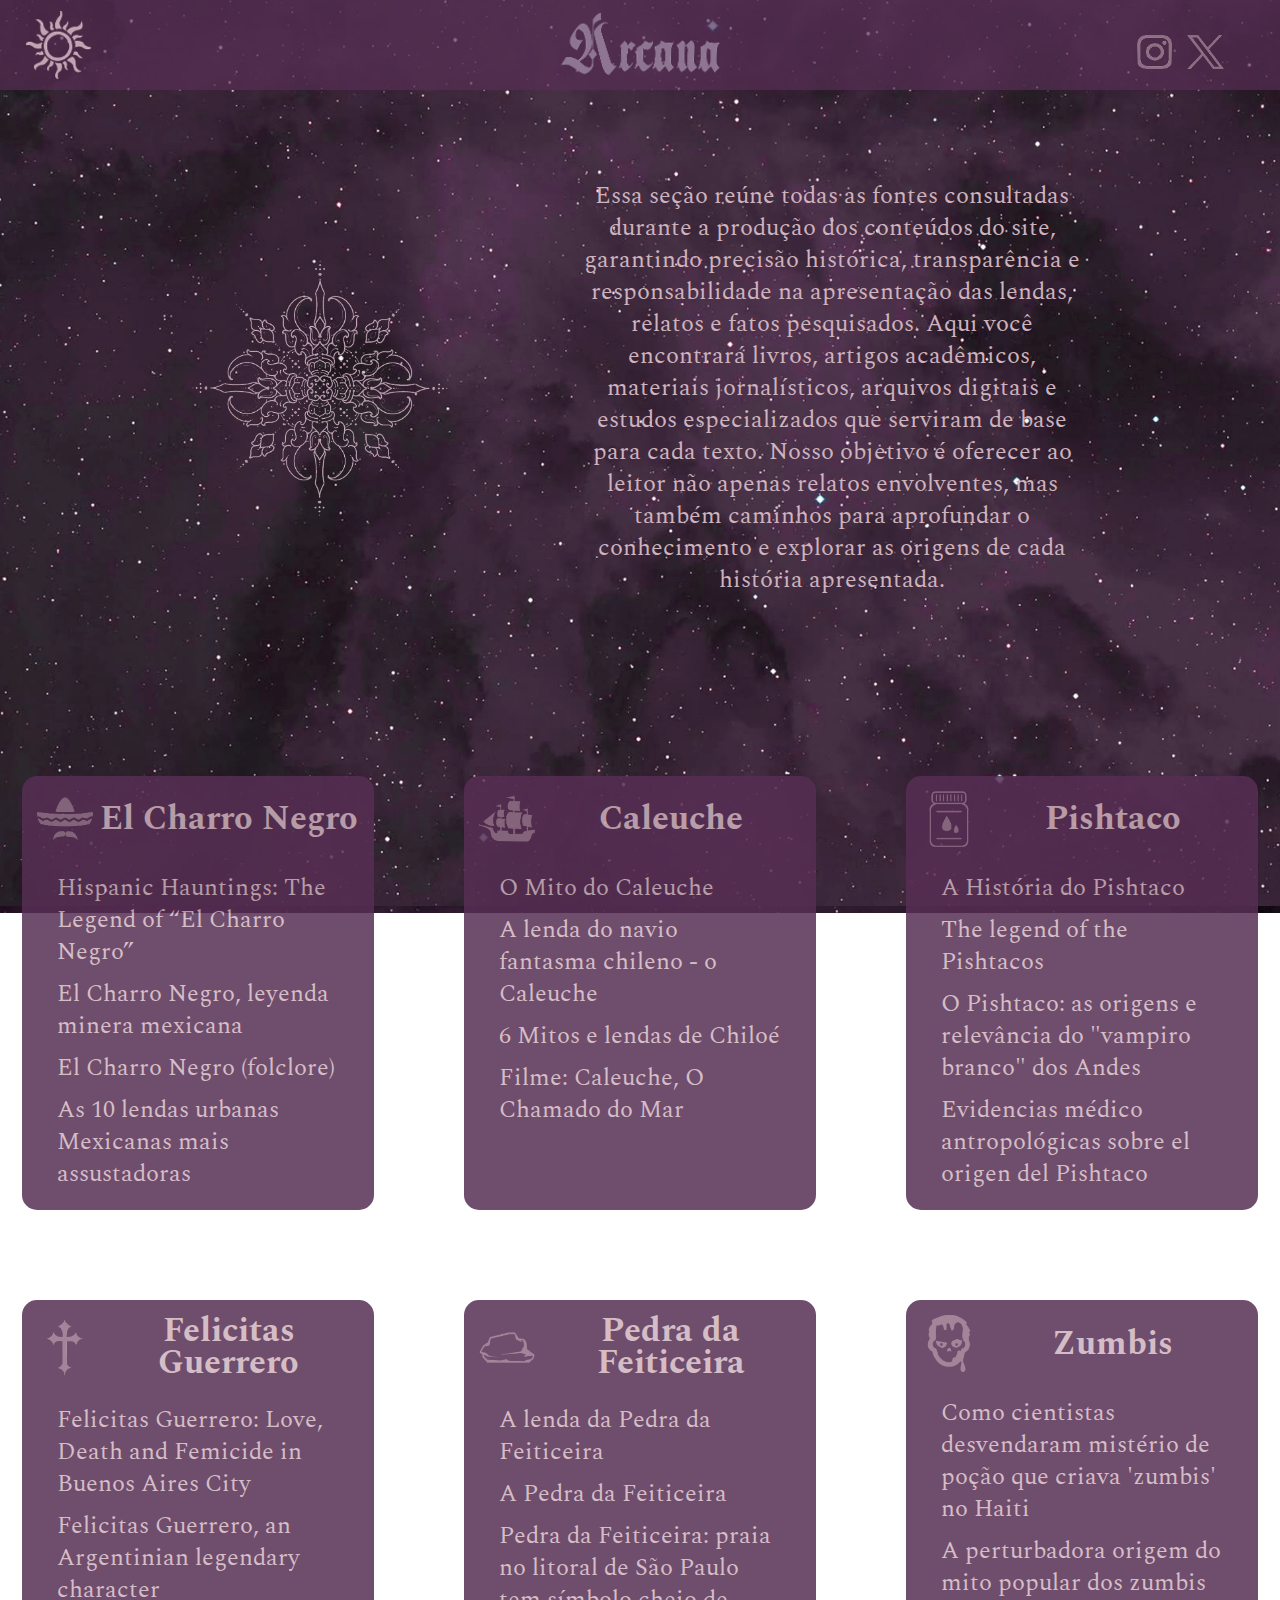
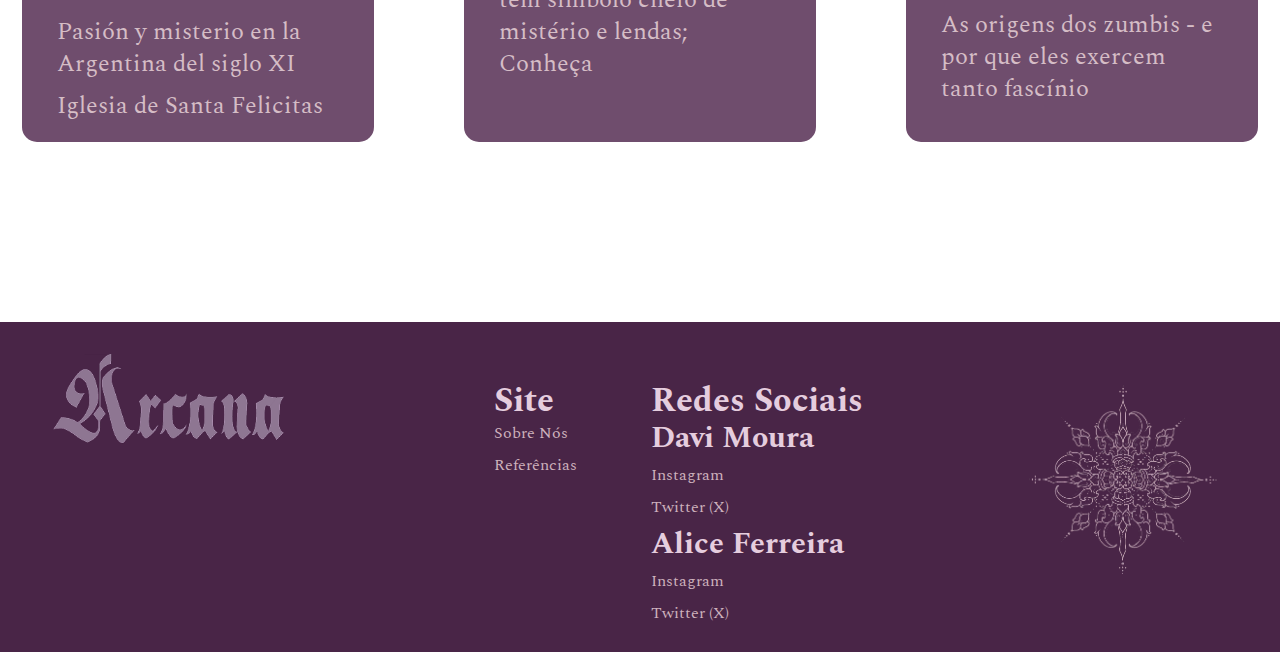
<file: html/referencias.html>
<!DOCTYPE html>
<html lang="en">
<head>
    <meta charset="UTF-8">
    <meta name="viewport" content="width=device-width, initial-scale=1.0">
    <title>Arcana</title>
    <link rel="stylesheet" href="../css/referencias.css">
    <link rel="stylesheet" href="../css/menu.css">
    <link rel="stylesheet" href="../css/footer.css">
    <link rel="preconnect" href="https://fonts.googleapis.com">
    <link rel="preconnect" href="https://fonts.gstatic.com" crossorigin>
    <link href="https://fonts.googleapis.com/css2?family=Spectral:ital,wght@0,200;0,300;0,400;0,500;0,600;0,700;0,800;1,200;1,300;1,400;1,500;1,600;1,700;1,800&display=swap" rel="stylesheet">
    <link rel="shortcut icon" href="../img/favicon_arcana.png" type="image/x-icon">
</head>
<body>
    <div class="menu">
        <div class="menuFechar">
            <img src="../img/sol_menu.png" alt="Icon de Sol do site" id="menuBotaoFechar">
        </div>


        <ul class="lista">
            <li id="menuLendas"><a href="">
                <img src="../img/icon_lendas.png" alt="">
                <p>|    Lendas <img src="../img/icon_flecha.png" alt="Icon de dropdown menu" id="iconSublista"></p>
            </a></li>

            <ul id="sublista">
                <div>
                    <li> <a href="charroNegro.html">
                        <img src="../img/icon_ElCharro.png" alt="Icon do Charro Negro">
                        <p>|    El Charro Negro</p>
                    </a></li>
                    <li> <a href="caleuche.html">
                        <img src="../img/icon_caleuche.png" alt="Icon do Caleuche">
                        <p>|    Caleuche</p>
                    </a></li>
                    <li> <a href="pishtaco.html">
                        <img src="../img/icon_pishtaco.png" alt="Icon do Pishtaco">
                        <p>|    Pishtaco</p>
                    </a></li>
                    <li> <a href="felicitas.html">
                        <img src="../img/icon_felicitasGuerrero.png" alt="Icon da Felicitas Guerrero">
                        <p>|    Felicitas Guerrero</p>
                    </a></li>
                    <li> <a href="feiticeira.html">
                        <img src="../img/icon_feiticeiraPedra.png" alt="Icon da pedra da Feiticeira">
                        <p>|    Pedra da Feiticeira</p>
                    </a></li>
                    <li> <a href="zumbi.html">
                        <img src="../img/icon_zumbi.png" alt="Icon do Zumbi">
                        <p>|    Zumbis</p>
                    </a></li>
                </div>
            </ul>

            <li> <a href="sobreNós.html">
                <img src="../img/icon_sobreNos.png" alt="Icon do botão 'Sobre Nós'">
                <p>|    Sobre Nós</p>
            </a> </li>
            <li> <a href="referencias.html">
                <img src="../img/icon_referencias.png" alt="Icon do botão 'Referências'">
                <p>|    Referências</p>
            </a> </li>
        </ul>
    </div>

    <header>
        <div id="menuBotaoAbrir">
            <img src="../img/sol_menu.png" alt="Icon de Sol do site">
        </div>

        <div class="logotipo">
            <a href="../index.html"> <img src="../img/arcana_logotipo.png" alt="Logotipo do Site"> </a>
        </div>

        <div class="redeSocial">
            <a href="#redesSociais"> <img src="../img/icon_insta.png" alt="Icon do Instagram"> </a>
            <a href="#redesSociais"> <img src="../img/icon_twitter.png" alt="Icon do Twitter"> </a>
        </div>
    </header>


    <main>
        <div class="logo">
            <img src="../img/logo_arcana.png" alt="Logo da Arcana">
            <div class="textoEspaco">
                <p>Essa seção reúne todas as fontes consultadas durante a produção dos conteúdos do site, garantindo precisão histórica, transparência e responsabilidade na apresentação das lendas, relatos e fatos pesquisados. Aqui você encontrará livros, artigos acadêmicos, materiais jornalísticos, arquivos digitais e estudos especializados que serviram de base para cada texto. Nosso objetivo é oferecer ao leitor não apenas relatos envolventes, mas também caminhos para aprofundar o conhecimento e explorar as origens de cada história apresentada.</p>
            </div>
        </div>


        <div class="cards">
            <div class="card">
                <div class="icon">
                    <img src="../img/icon_ElCharro.png" alt="Logo do Charro Negro">
                    <h2>El Charro Negro</h2>
                </div>

                <div class="textoCard">
                    <a href="https://dosmundos.com/2023/10/20/hispanic-hauntings-the-legend-of-el-charro-negro/">Hispanic Hauntings: The Legend of “El Charro Negro”</a>
                    <a href="https://outletminero.org/la-leyenda-del-charro-negro/">El Charro Negro, leyenda minera mexicana</a>
                    <a href="https://es.wikipedia.org/wiki/Charro_Negro">El Charro Negro (folclore)</a>
                    <a href="https://www.watchmojo.com/articles/top-10-scariest-mexican-urban-legends">As 10 lendas urbanas Mexicanas mais assustadoras</a>
                </div>
            </div>

            <div class="card">
                <div class="icon">
                    <img src="../img/icon_caleuche.png" alt="Logo do Caleuche">
                    <h2>Caleuche</h2>
                </div>

                <div class="textoCard">
                    <a href="https://fabulahub.com/pt/story/mito-caleuche/sid-2850">O Mito do Caleuche</a>
                    <a href="https://www.recantodasletras.com.br/contosdeterror/8060997">A lenda do navio fantasma chileno - o Caleuche</a>
                    <a href="https://gochile.com.br/artigos/6-mitos-e-lendas-de-chiloe-sul-do-chile.htm">6 Mitos e lendas de Chiloé</a>
                    <a href="https://www.adorocinema.com/filmes/filme-225007/">Filme: Caleuche, O Chamado do Mar</a>
                </div>
            </div>

            <div class="card">
                <div class="icon">
                    <img src="../img/icon_pishtaco.png" alt="Logo do Pishtaco">
                    <h2>Pishtaco</h2>
                </div>

                <div class="textoCard">
                    <a href="https://fabulahub.com/pt/story/historia-pishtaco/sid-2830">A História do Pishtaco</a>
                    <a href="https://www.marvelousperu.com/en/blog-en/the-legend-of-the-pishtacos/">The legend of the Pishtacos</a>
                    <a href="https://axismundi.blog/pt/2023/05/08/il-pishtaco-le-origini-e-lattualita-del-vampiro-bianco-delle-ande/">O Pishtaco: as origens e relevância do "vampiro branco" dos Andes</a>
                    <a href="http://www.scielo.org.pe/scielo.php?script=sci_arttext&pid=S1726-46342010000100017">Evidencias médico antropológicas sobre el origen del Pishtaco</a>
                </div>
            </div>

            <div class="card">
                <div class="icon">
                    <img src="../img/icon_felicitasGuerrero.png" alt="Logo da Felicitas Guerrero">
                    <h2>Felicitas Guerrero</h2>
                </div>

                <div class="textoCard">
                    <a href="https://ri.conicet.gov.ar/handle/11336/197069">Felicitas Guerrero: Love, Death and Femicide in Buenos Aires City</a>
                    <a href="https://www.dpublication.com/wp-content/uploads/2021/03/63-273.pdf">Felicitas Guerrero, an Argentinian legendary character</a>
                    <a href="https://www.clarin.com/informacion-general/felicitas-guerrero-pasion-misterio-argentina-siglo-xix_0_4thbpFsCF7.html">Pasión y misterio en la Argentina del siglo XI</a>
                    <a href="https://www.argentina.gob.ar/iglesia-de-santa-felicitas">Iglesia de Santa Felicitas</a>                    
                </div>
            </div>

            <div class="card">
                <div class="icon">
                    <img src="../img/icon_feiticeiraPedra.png" alt="Logo da Pedra da Feiticeira">
                    <h2>Pedra da Feiticeira</h2>
                </div>

                <div class="textoCard">
                    <a href="http://www.saovicentealternativa.com.br/publico/noticia.php?codigo=191">A lenda da Pedra da Feiticeira</a>
                    <a href="https://revistanove.com.br/nossa-historia/pedra-da-feiticeira/">A Pedra da Feiticeira</a>
                    <a href="https://www.atribuna.com.br/cidades/sao-vicente/pedra-da-feiticeira-praia-no-litoral-de-s-o-paulo-tem-simbolo-cheio-de-misterio-e-lendas-conheca-1.438878">Pedra da Feiticeira: praia no litoral de São Paulo tem símbolo cheio de mistério e lendas; Conheça</a>
                </div>
            </div>

            <div class="card">
                <div class="icon">
                    <img src="../img/icon_zumbi.png" alt="Logo do Zumbi">
                    <h2>Zumbis</h2>
                </div>

                <div class="textoCard">
                    <a href="https://www.bbc.com/portuguese/geral-56255674">Como cientistas desvendaram mistério de poção que criava 'zumbis' no Haiti</a>
                    <a href="https://www.bbc.com/portuguese/articles/cxrz6lz50rno">A perturbadora origem do mito popular dos zumbis</a>
                    <a href="https://www.bbc.com/portuguese/noticias/2015/09/150902_vert_cul_zumbis_ml">As origens dos zumbis - e por que eles exercem tanto fascínio</a>
                </div>
            </div>
        </div>
    </main>


    <footer>
        <div class="logotipoFooter">
            <a href="../index.html"> <img src="../img/arcana_logotipo.png" alt="Logotipo da Arcana"> </a>
        </div>

        <div class="infoFooter">
            <div>
                <h2>Site</h2>
                <a href="sobreNós.html">Sobre Nós</a>
                <a href="referencias.html">Referências</a>   
            </div>

            <div id="redesSociais">
                <h2>Redes Sociais</h2>
                <ul>
                    <h3>Davi Moura</h3>
                    <a target="_blank" href="https://www.instagram.com/davsmmss/">Instagram</a>
                    <a target="_blank" href="https://x.com/davsmmss">Twitter (X)</a>
                </ul>
                <ul>
                    <h3>Alice Ferreira</h3>
                    <a target="_blank" href="https://www.instagram.com/aliczz.e/">Instagram</a>
                    <a target="_blank" href="https://x.com/psicolice">Twitter (X)</a>
                </ul>
            </div>             
        </div>

        <div class="logoFooter">
            <img src="../img/logo_arcana.png" alt="Logo da Arcana">
        </div>
    </footer>


    <script src="../js/menu.js"></script>
</body>
</html>
</file>
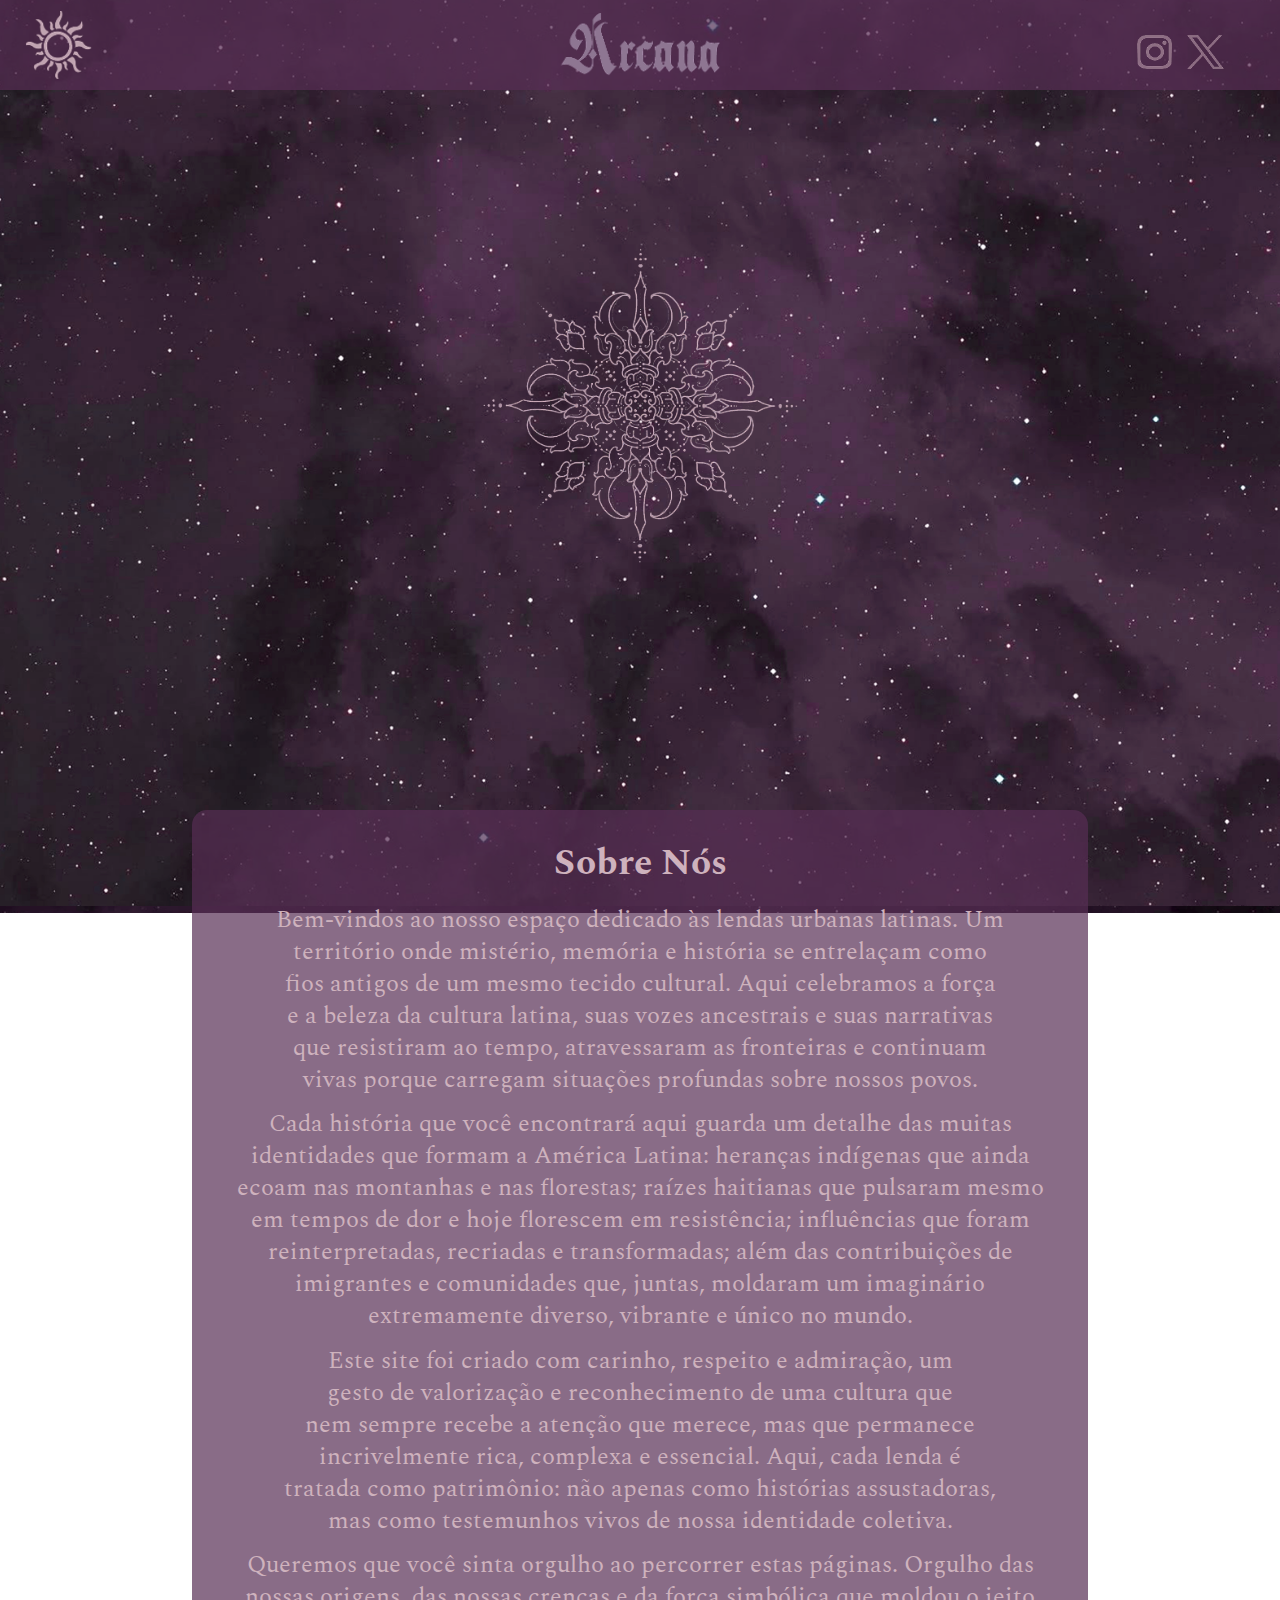
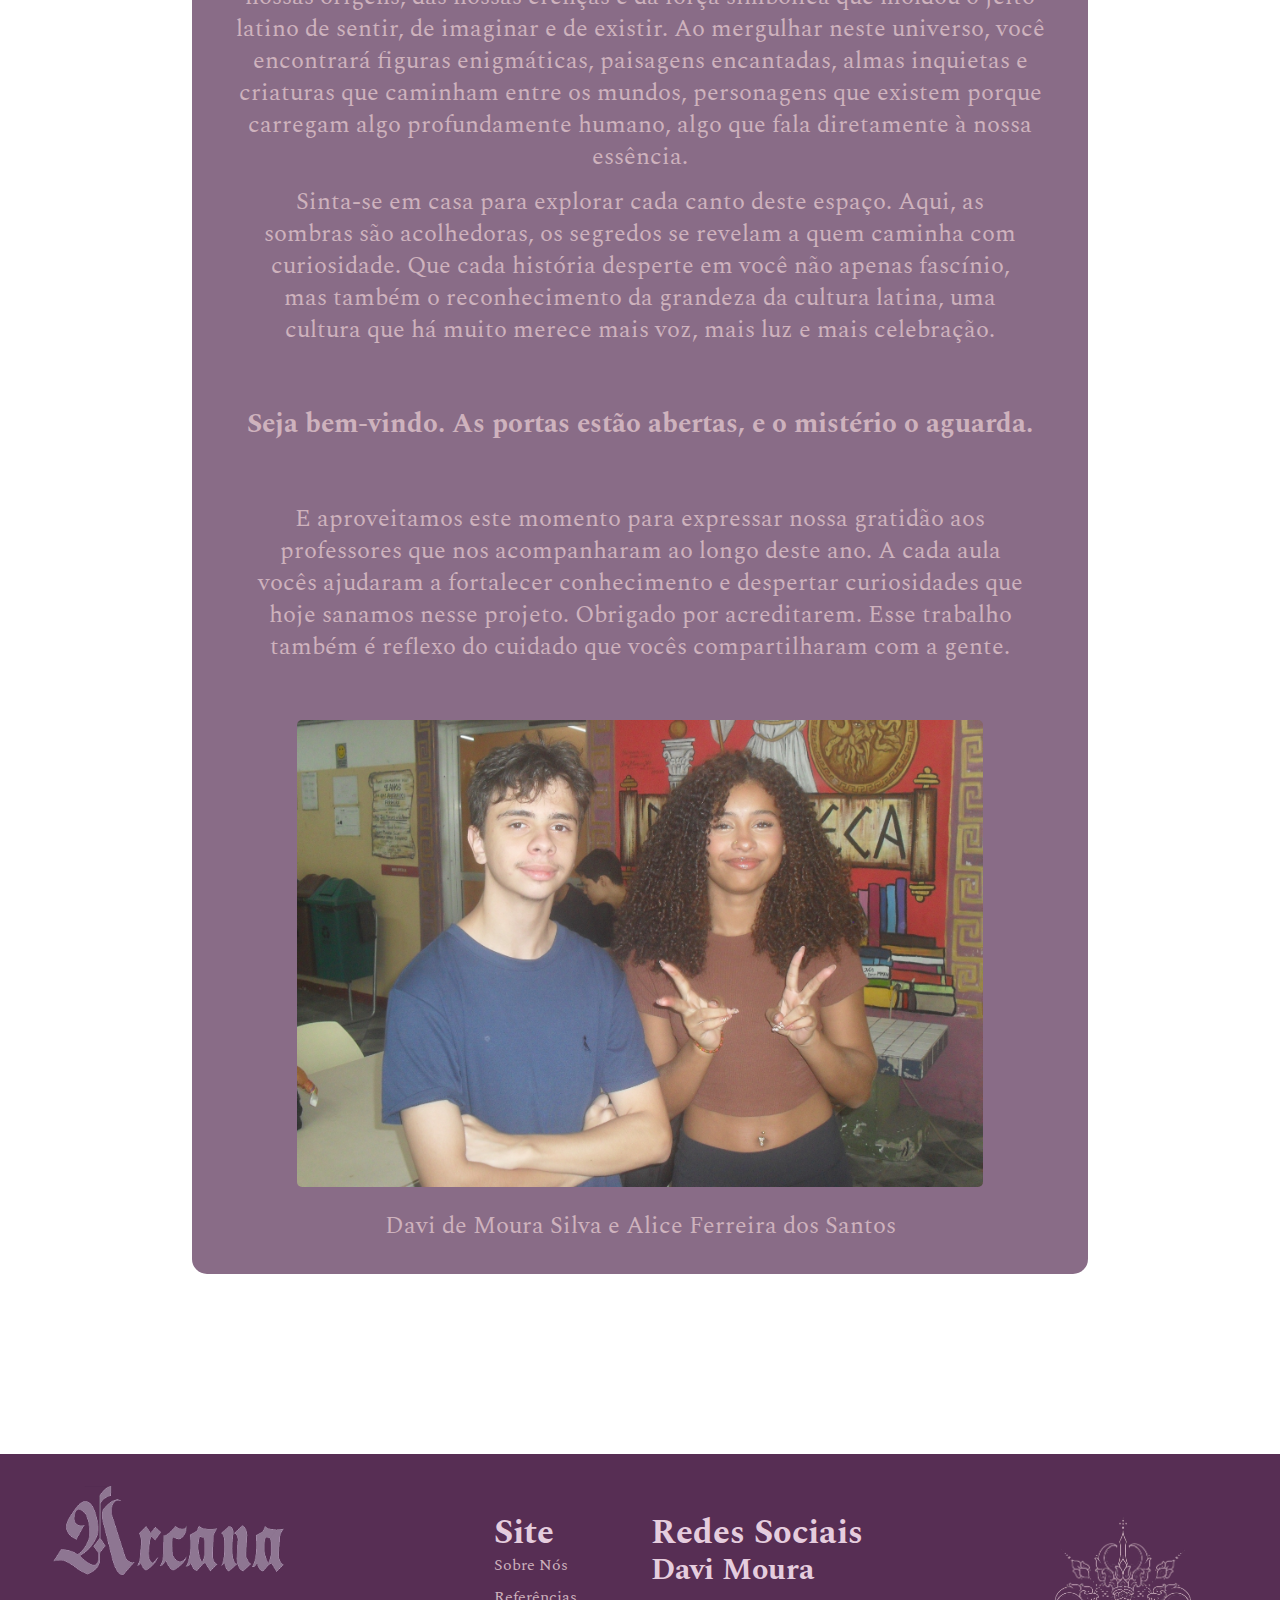
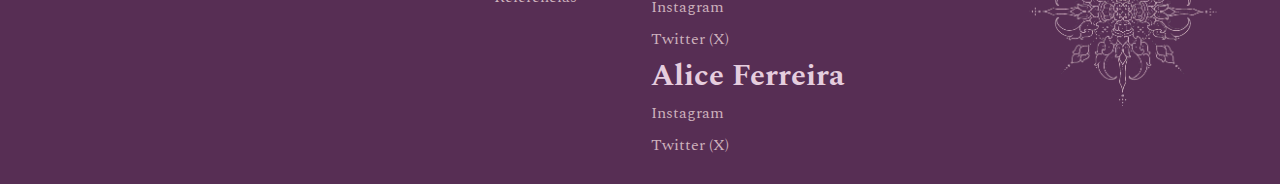
<file: html/sobreNós.html>
<!DOCTYPE html>
<html lang="en">
<head>
    <meta charset="UTF-8">
    <meta name="viewport" content="width=device-width, initial-scale=1.0">
    <title>Arcana</title>
    <link rel="stylesheet" href="../css/sobreNós.css">
    <link rel="stylesheet" href="../css/menu.css">
    <link rel="stylesheet" href="../css/footer.css">
    <link rel="preconnect" href="https://fonts.googleapis.com">
    <link rel="preconnect" href="https://fonts.gstatic.com" crossorigin>
    <link href="https://fonts.googleapis.com/css2?family=Spectral:ital,wght@0,200;0,300;0,400;0,500;0,600;0,700;0,800;1,200;1,300;1,400;1,500;1,600;1,700;1,800&display=swap" rel="stylesheet">
    <link rel="shortcut icon" href="../img/arcana_logotipo.png" type="image/x-icon">
</head>
<body>
    <div class="menu">
        <div class="menuFechar">
            <img src="../img/sol_menu.png" alt="Icon de Sol do site" id="menuBotaoFechar">
        </div>


        <ul class="lista">
            <li id="menuLendas"><a href="">
                <img src="../img/icon_lendas.png" alt="">
                <p>|    Lendas <img src="../img/icon_flecha.png" alt="Icon de dropdown menu" id="iconSublista"></p>
            </a></li>

            <ul id="sublista">
                <div>
                    <li> <a href="charroNegro.html">
                        <img src="../img/icon_ElCharro.png" alt="Icon do Charro Negro">
                        <p>|    El Charro Negro</p>
                    </a></li>
                    <li> <a href="caleuche.html">
                        <img src="../img/icon_caleuche.png" alt="Icon do Caleuche">
                        <p>|    Caleuche</p>
                    </a></li>
                    <li> <a href="pishtaco.html">
                        <img src="../img/icon_pishtaco.png" alt="Icon do Pishtaco">
                        <p>|    Pishtaco</p>
                    </a></li>
                    <li> <a href="felicitas.html">
                        <img src="../img/icon_felicitasGuerrero.png" alt="Icon da Felicitas Guerrero">
                        <p>|    Felicitas Guerrero</p>
                    </a></li>
                    <li> <a href="feiticeira.html">
                        <img src="../img/icon_feiticeiraPedra.png" alt="Icon da pedra da Feiticeira">
                        <p>|    Pedra da Feiticeira</p>
                    </a></li>
                    <li> <a href="zumbi.html">
                        <img src="../img/icon_zumbi.png" alt="Icon do Zumbi">
                        <p>|    Zumbis</p>
                    </a></li>
                </div>
            </ul>

            <li> <a href="sobreNós.html">
                <img src="../img/icon_sobreNos.png" alt="Icon do botão 'Sobre Nós'">
                <p>|    Sobre Nós</p>
            </a> </li>
            <li> <a href="referencias.html">
                <img src="../img/icon_referencias.png" alt="Icon do botão 'Referências'">
                <p>|    Referências</p>
            </a> </li>
        </ul>
    </div>

    <header>
        <div id="menuBotaoAbrir">
            <img src="../img/sol_menu.png" alt="Icon de Sol do site">
        </div>

        <div class="logotipo">
            <a href="../index.html"> <img src="../img/arcana_logotipo.png" alt="Logotipo do Site"> </a>
        </div>

        <div class="redeSocial">
            <a href="#redesSociais"> <img src="../img/icon_insta.png" alt="Icon do Instagram"> </a>
            <a href="#redesSociais"> <img src="../img/icon_twitter.png" alt="Icon do Twitter"> </a>
        </div>
    </header>


    <main>
        <section class="logo">
            <img src="../img/logo_arcana.png" alt="Logo do Site">
        </section>
    
        <div class="card">
            <h1>Sobre Nós</h1>
            <p>Bem-vindos ao nosso espaço dedicado às lendas urbanas latinas. Um território onde mistério, memória e história se entrelaçam como fios antigos de um mesmo tecido cultural. Aqui celebramos a força e a beleza da cultura latina, suas vozes ancestrais e suas narrativas que resistiram ao tempo, atravessaram as fronteiras e continuam vivas porque carregam situações profundas sobre nossos povos.</p>
            <p>Cada história que você encontrará aqui guarda um detalhe das muitas identidades que formam a América Latina: heranças indígenas que ainda ecoam nas montanhas e nas florestas; raízes haitianas que pulsaram mesmo em tempos de dor e hoje florescem em resistência; influências que foram reinterpretadas, recriadas e transformadas; além das contribuições de imigrantes e comunidades que, juntas, moldaram um imaginário extremamente diverso, vibrante e único no mundo.</p>
            <p>Este site foi criado com carinho, respeito e admiração, um gesto de valorização e reconhecimento de uma cultura que nem sempre recebe a atenção que merece, mas que permanece incrivelmente rica, complexa e essencial. Aqui, cada lenda é tratada como patrimônio: não apenas como histórias assustadoras, mas como testemunhos vivos de nossa identidade coletiva.</p>
            <p>Queremos que você sinta orgulho ao percorrer estas páginas. Orgulho das nossas origens, das nossas crenças e da força simbólica que moldou o jeito latino de sentir, de imaginar e de existir. Ao mergulhar neste universo, você encontrará figuras enigmáticas, paisagens encantadas, almas inquietas e criaturas que caminham entre os mundos, personagens que existem porque carregam algo profundamente humano, algo que fala diretamente à nossa essência.</p>
            <p>Sinta-se em casa para explorar cada canto deste espaço. Aqui, as sombras são acolhedoras, os segredos se revelam a quem caminha com curiosidade. Que cada história desperte em você não apenas fascínio, mas também o reconhecimento da grandeza da cultura latina, uma cultura que há muito merece mais voz, mais luz e mais celebração.</p>
            <p>Seja bem-vindo. As portas estão abertas, e o mistério o aguarda.</p>
            <p>E aproveitamos este momento para expressar nossa gratidão aos professores que nos acompanharam ao longo deste ano. A cada aula vocês ajudaram a fortalecer conhecimento e despertar curiosidades que hoje sanamos nesse projeto. Obrigado por acreditarem. Esse trabalho também é reflexo do cuidado que vocês compartilharam com a gente.</p>
            <img src="../img/SDC10240.JPG" alt="Foto dos Criadores da Arcana">
            <p>Davi de Moura Silva e Alice Ferreira dos Santos</p>
        </div>    
    </main>

    <footer>
        <div class="logotipoFooter">
            <a href="../index.html"> <img src="../img/arcana_logotipo.png" alt="Logotipo da Arcana"> </a>
        </div>

        <div class="infoFooter">
            <div>
                <h2>Site</h2>
                <a href="sobreNós.html">Sobre Nós</a>
                <a href="referencias.html">Referências</a>   
            </div>

            <div id="redesSociais">
                <h2>Redes Sociais</h2>
                <ul>
                    <h3>Davi Moura</h3>
                    <a target="_blank" href="https://www.instagram.com/davsmmss/">Instagram</a>
                    <a target="_blank" href="https://x.com/davsmmss">Twitter (X)</a>
                </ul>
                <ul>
                    <h3>Alice Ferreira</h3>
                    <a target="_blank" href="https://www.instagram.com/aliczz.e/">Instagram</a>
                    <a target="_blank" href="https://x.com/psicolice">Twitter (X)</a>
                </ul>
            </div>             
        </div>

        <div class="logoFooter">
            <img src="../img/logo_arcana.png" alt="Logo da Arcana">
        </div>
    </footer>


    <script src="../js/menu.js"></script>
</body>
</html>
</file>
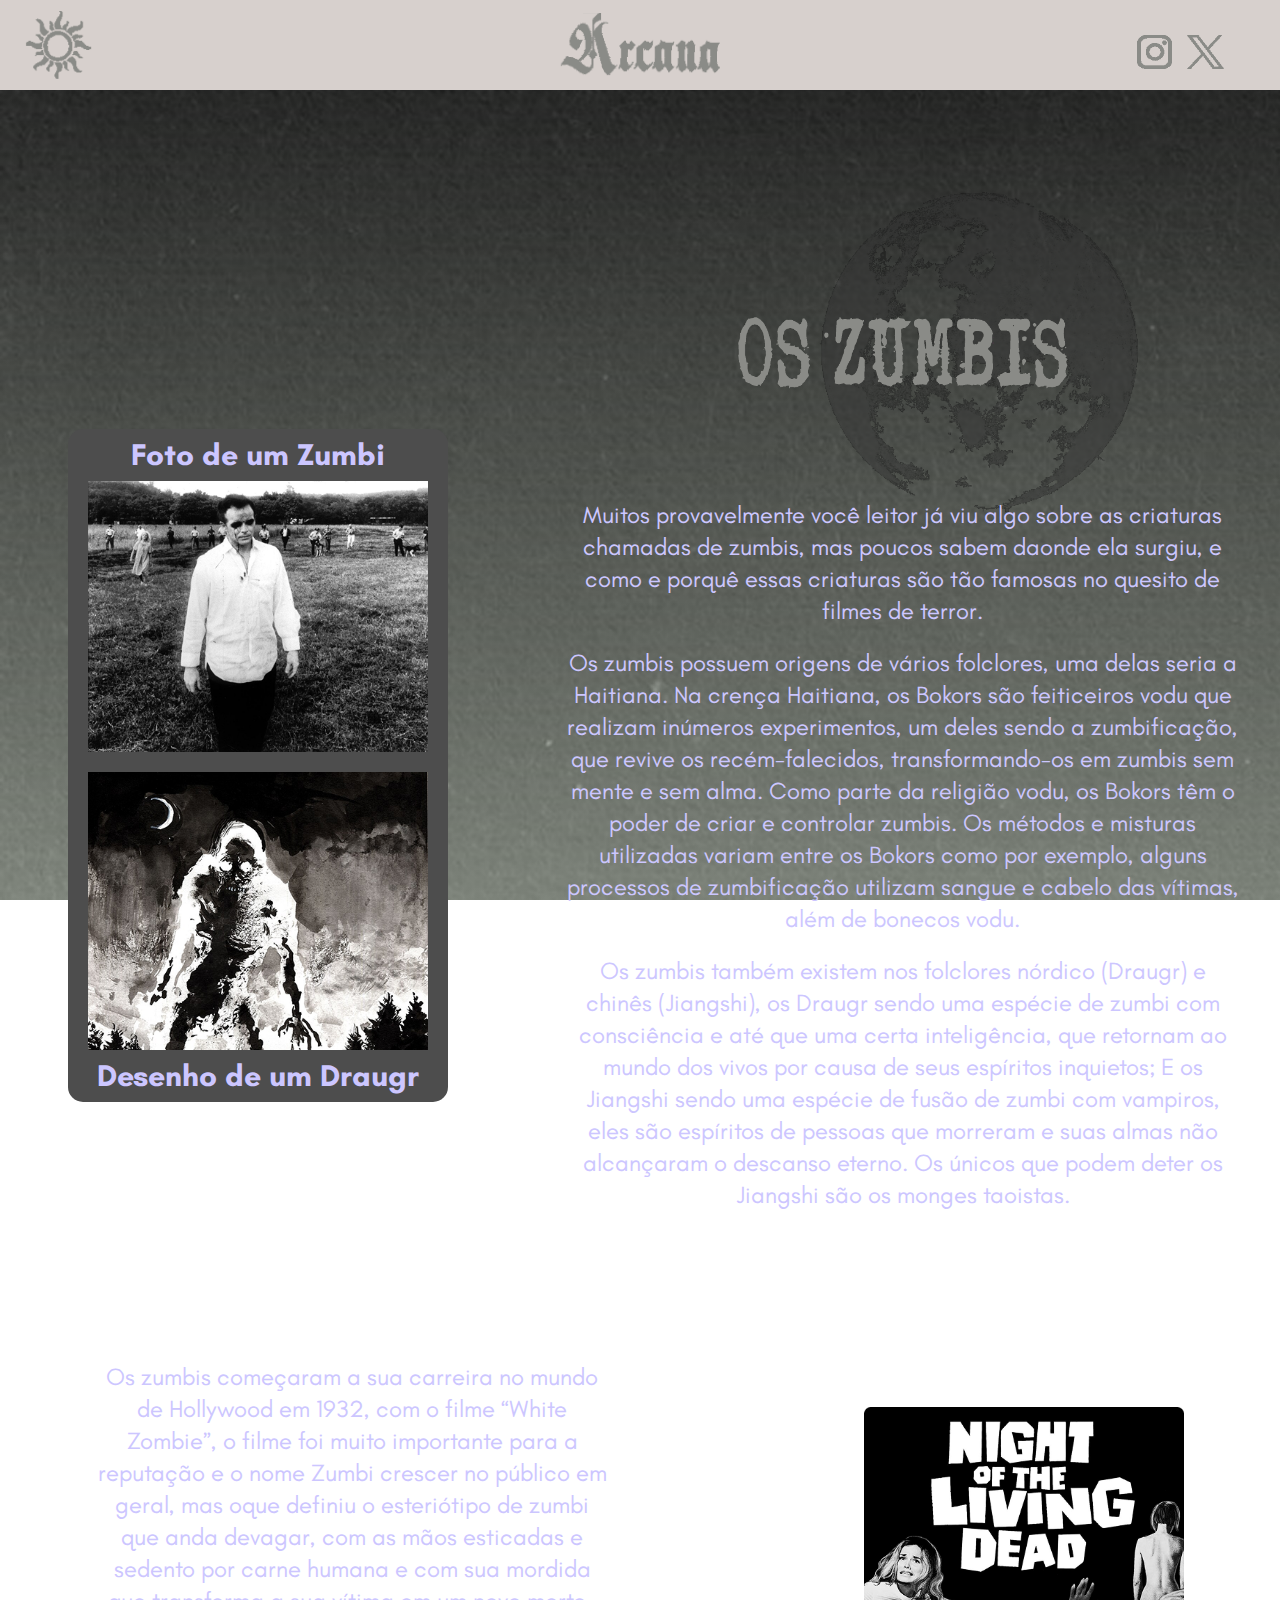
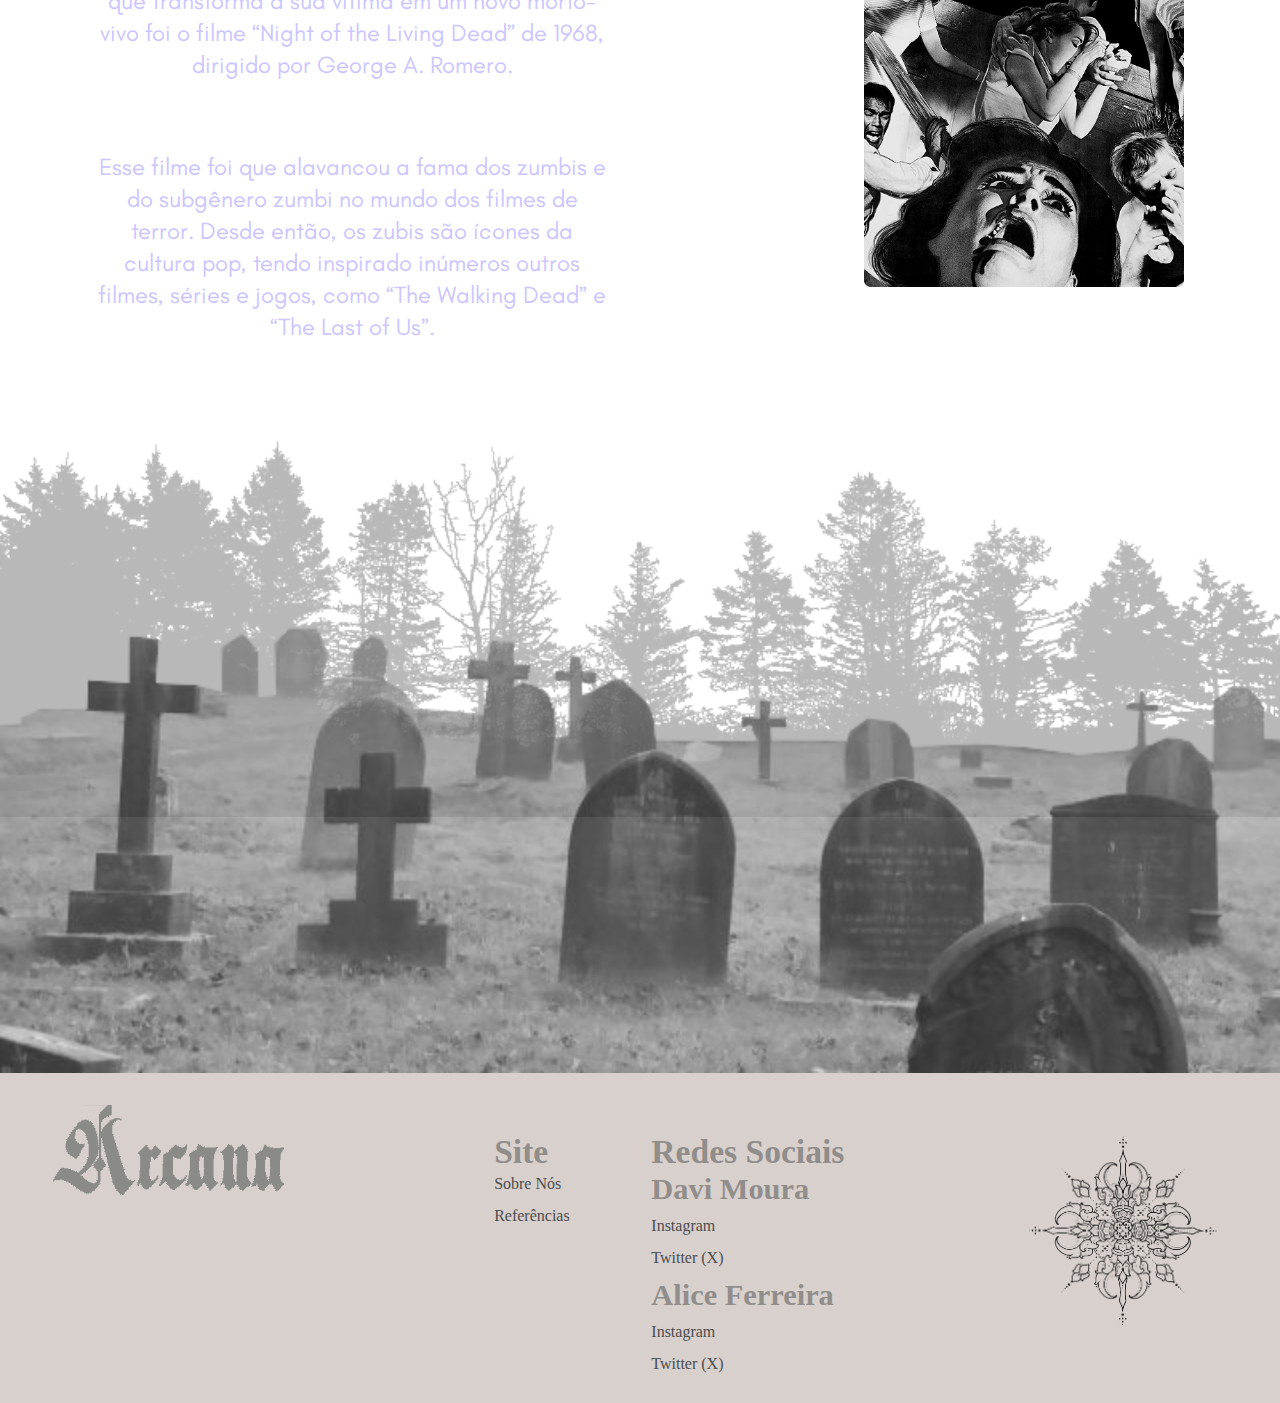
<file: html/zumbi.html>
<!DOCTYPE html>
<html lang="en">
<head>
    <meta charset="UTF-8">
    <meta name="viewport" content="width=device-width, initial-scale=1.0">
    <title>Arcana</title>
    <link rel="stylesheet" href="../css/zumbi.css">
    <link rel="stylesheet" href="../css/menu.css">
    <link rel="stylesheet" href="../css/footer.css">
    <link rel="preconnect" href="https://fonts.googleapis.com">
    <link rel="preconnect" href="https://fonts.gstatic.com" crossorigin>
    <link href="https://fonts.googleapis.com/css2?family=Spectral:ital,wght@0,200;0,300;0,400;0,500;0,600;0,700;0,800;1,200;1,300;1,400;1,500;1,600;1,700;1,800&family=Teachers:ital,wght@0,400..800;1,400..800&display=swap" rel="stylesheet">
    <link rel="shortcut icon" href="../img/zumbi/favicon_zumbi.png" type="image/x-icon">
</head>
<body>
    <div class="menu">
        <div class="menuFechar">
            <img src="../img/zumbi/sol_menuZumbi.png" alt="Icon de Sol do site" id="menuBotaoFechar">
        </div>


        <ul class="lista">
            <li id="menuLendas"><a href="">
                <img src="../img/zumbi/icon_lendasZumbi.png" alt="Icon do botão 'Lendas'">
                <p>|    Lendas <img src="../img/icon_flecha.png" alt="Icon de dropdown menu" id="iconSublista"></p>
            </a></li>

            <ul id="sublista">
                <div>
                    <li> <a href="charroNegro.html">
                        <img src="../img/zumbi/icon_ElCharroZumbi.png" alt="Icon do Charro Negro">
                        <p>|    El Charro Negro</p>
                    </a></li>
                    <li> <a href="caleuche.html">
                        <img src="../img/zumbi/icon_caleucheZumbi.png" alt="Icon do Caleuche">
                        <p>|    Caleuche</p>
                    </a></li>
                    <li> <a href="pishtaco.html">
                        <img src="../img/zumbi/icon_pishtacoZumbi.png" alt="Icon do Pishtaco">
                        <p>|    Pishtaco</p>
                    </a></li>
                    <li> <a href="felicitas.html">
                        <img src="../img/zumbi/icon_felicitasGuerreroZumbi.png" alt="Icon da Felicitas Guerrero">
                        <p>|    Felicitas Guerrero</p>
                    </a></li>
                    <li> <a href="feiticeira.html">
                        <img src="../img/zumbi/icon_feiticeiraPedraZumbi.png" alt="Icon da pedra da Feiticeira">
                        <p>|    Pedra da Feiticeira</p>
                    </a></li>
                    <li> <a href="zumbi.html">
                        <img src="../img/zumbi/icon_zumbiZumbi.png" alt="Icon do Zumbi">
                        <p>|    Zumbis</p>
                    </a></li>
                </div>
            </ul>

            <li> <a href="sobreNós.html">
                <img src="../img/zumbi/icon_sobreNosZumbi.png" alt="Icon do botão 'Sobre Nós'">
                <p>|    Sobre Nós</p>
            </a> </li>
            <li> <a href="referencias.html">
                <img src="../img/zumbi/icon_referenciasZumbi.png" alt="Icon do botão 'Referências'">
                <p>|    Referências</p>
            </a> </li>
        </ul>
    </div>

    <header>
        <div id="menuBotaoAbrir">
            <img src="../img/zumbi/sol_menuZumbi.png" alt="Icon de Sol do site">
        </div>

        <div class="logotipo">
            <a href="../index.html"> <img src="../img/zumbi/arcana_logotipoZumbi.png" alt="Logotipo do Site"> </a>
        </div>

        <div class="redeSocial">
            <a href="#redesSociais"> <img src="../img/zumbi/icon_instaZumbi.png" alt="Icon do Instagram"> </a>
            <a href="#redesSociais"> <img src="../img/zumbi/icon_twitterZumbi.png" alt="Icon do Twitter"> </a>
        </div>
    </header>


    <main>
        <section>
            <div class="esquerda">
                <div class="card">
                    <div>
                        <h3>Foto de um Zumbi</h3>
                        <img src="../img/zumbi/zumbiFoto1.png" alt="Foto de um Zumbi">
                    </div>
                    <div>
                        <img src="../img/zumbi/zumbiFoto2.png" alt="Desenho de um Draugr">
                        <h3>Desenho de um Draugr</h3>
                    </div>
                </div>
            </div>
            
            <div class="textoEspaco">
                <img src="../img/zumbi/zumbi_logotipo.png" alt="Logotipo do Zumbi">
                <p>Muitos provavelmente você leitor já viu algo sobre as criaturas chamadas de zumbis, mas poucos sabem daonde ela surgiu, e como e porquê essas criaturas são tão famosas no quesito de filmes de terror.</p>
                <p>Os zumbis possuem origens de vários folclores, uma delas seria a Haitiana. Na crença Haitiana, os Bokors são feiticeiros vodu que realizam inúmeros experimentos, um deles sendo a zumbificação, que revive os recém-falecidos, transformando-os em zumbis sem mente e sem alma. Como parte da religião vodu, os Bokors têm o poder de criar e controlar zumbis. Os métodos e misturas utilizadas variam entre os Bokors como por exemplo, alguns processos de zumbificação utilizam sangue e cabelo das vítimas, além de bonecos vodu.</p>
                <p>Os zumbis também existem nos folclores nórdico (Draugr) e chinês (Jiangshi), os Draugr sendo uma espécie de zumbi com consciência e até que uma certa inteligência, que retornam ao mundo dos vivos por causa de seus espíritos inquietos; E os Jiangshi sendo uma espécie de fusão de zumbi com vampiros, eles são espíritos de pessoas que morreram e suas almas não alcançaram o descanso eterno. Os únicos que podem deter os Jiangshi são os monges taoistas.</p>
            </div>
        </section>

        <section>
            <div class="textoEspaco">
                <p>Os zumbis começaram a sua carreira no mundo de Hollywood em 1932, com o filme “White Zombie”, o filme foi muito importante para a reputação e o nome Zumbi crescer no público em geral, mas oque definiu o esteriótipo de zumbi que anda devagar, com as mãos esticadas e sedento por carne humana e com sua mordida que transforma a sua vítima em um novo morto-vivo foi o filme “Night of the Living Dead” de 1968, dirigido por George A. Romero.</p>
                <p>Esse filme foi que alavancou a fama dos zumbis e do subgênero zumbi no mundo dos filmes de terror. Desde então, os zubis são ícones da cultura pop, tendo inspirado inúmeros outros filmes, séries e jogos, como “The Walking Dead” e  “The Last of Us”.</p>
            </div>
            <div class="poster">
                <img src="../img/zumbi/zumbiPoster.png" alt="Poster do filme 'Night of the Living Dead'">
            </div>
        </section>

        <img src="../img/zumbi/luar.png" alt="Lua" class="lua">
        <img src="../img/zumbi/floresta.png" alt="Floresta" class="floresta">
        <img src="../img/zumbi/cemiterio2.png" alt="Cemitério de fundo" class="cemiterio">
    </main>



    <footer>
        <div class="logotipoFooter">
            <a href="../index.html"> <img src="../img/zumbi/arcana_logotipoZumbi.png" alt="Logotipo da Arcana"> </a>
        </div>

        <div class="infoFooter">
            <div>
                <h2>Site</h2>
                <a href="sobreNós.html">Sobre Nós</a>
                <a href="referencias.html">Referências</a>   
            </div>

            <div id="redesSociais">
                <h2>Redes Sociais</h2>
                <ul>
                    <h3>Davi Moura</h3>
                    <a target="_blank" href="https://www.instagram.com/davsmmss/">Instagram</a>
                    <a target="_blank" href="https://x.com/davsmmss">Twitter (X)</a>
                </ul>
                <ul>
                    <h3>Alice Ferreira</h3>
                    <a target="_blank" href="https://www.instagram.com/aliczz.e/">Instagram</a>
                    <a target="_blank" href="https://x.com/psicolice">Twitter (X)</a>
                </ul>
            </div>             
        </div>

        <div class="logoFooter">
            <img src="../img/zumbi/logo_arcana.png" alt="Logo da Arcana">
        </div>
    </footer>


    <script src="../js/menu.js"></script>
</body>
</html>
</file>
<file: css/arcanaIndex.css>
:root{
    --corBackground: #572e54;
    --corFonteNormal: #ceb2bd;
    --corFonteAlternativa: #482a41;
}
*{
    margin: 0;
    padding: 0;
    box-sizing: border-box;
    font-family: "Spectral";
}

main p{
    font-size: 1.2rem;
    line-height: 1.3rem;
}

body{
    background-image: url(../img/backgroundNebulosa.png), url(../img/backgroundNebulosa2.png);
    background-size: cover;
    background-repeat: no-repeat;  
    background-attachment: fixed;
    animation: backgroundTrocar 4s linear infinite alternate-reverse;
    overflow-y: hidden;
}
@keyframes backgroundTrocar{
    0%{
        background-image: url(../img/backgroundNebulosa.png);
    }
    100%{
        background-image: url(../img/backgroundNebulosa2.png);
    }
}


header{
    background-color: rgba(87, 46, 84, 0.7);
}

footer{
    background-color: #492547;
}
footer h2, footer h3, footer a:hover{
    color: #E5CDDE;
}
footer a{
    color: var(--corFonteNormal);
}

.menu{
    background-color: var(--corBackground);
}
.menu a{
    color: var(--corFonteNormal);
}
.menu li:hover{
    background-color: #422240;
}
.lista{
    border-color: var(--corFonteNormal);
    color: var(--corFonteNormal);
}
#sublista{
    background-color: #2e172c;
}
#sublista li:hover{
    background-color: #1b0b1a;
}


main{
    display: flex;
    flex-direction: column;
    align-items: center;
}

.logo{
    display: flex;
    flex-direction: column;
    justify-content: center;
    align-items: center;
    width: 100%;
    height: 70vh;
    gap: 7.5vh;
    color: var(--corFonteNormal);
    margin-bottom: 10vh;
}
.logo img{
    height: 50%;
    object-fit: cover;
    animation: diminuirAumentar 7.5s ease-in-out infinite alternate, girarLogo 90s linear infinite;
}


@keyframes diminuirAumentar{
    0%{
        scale: 1;
    }
    50%{
        scale: 1.1;
    }
    100%{
        scale: 1;
    }
}
@keyframes girarLogo{
    0%{
        rotate: 0;
    }
    100%{
        rotate: 360deg;
    }
}




.cards{
    display: grid;
    grid-template-columns: repeat(3, minmax(25vw, 27.5vw));
    row-gap: 20vh;
    justify-items: center;
    align-items: center;
    margin-bottom: 40vh;
}


.card{
    display: flex;
    justify-content: center;
    align-items: center;
    width: 22.5vw;
    height: 27.5vw;
    background-color: var(--corBackground);
    opacity: 0.85;
    position: relative;
    border-radius: 25px;
}
.icon{
    display: flex;
    flex-direction: column;
    justify-content: center;
    align-items: center;
    position: absolute;
    width: 100%;
    height: 100%;
    opacity: 1;
    transition: opacity 1s ease;
    transition-delay: 1.7s;
}
.icon img{
    width: 40%;
    object-fit: contain;
}
.icon h1{
    text-align: center;
    font-weight: bolder;
    margin: 10% 7.5%;
    color: var(--corFonteNormal);
}
.cardTexto{
    display: flex;
    flex-direction: column;
    position: relative;
    width: 100%;
    max-height: 0;
    border-radius: 25px;
    background-color: var(--corBackground);
    overflow: hidden;
    transition: max-height 3s ease;
    color: var(--corFonteNormal);
}
.cardTexto p{
    margin:  1.25% 7.5%;
}
.cardTexto p:first-child{
    margin-top: 10%;
}
.cardTexto button{
    width: 30%;
    position: relative;
    left: 62.5%;
    margin: 5% 0;
    padding: 1%;
    background-color: var(--corFonteNormal);
    color: var(--corFonteAlternativa);
    font-weight: bold;
    border: none;
    border-radius: 17.5px;
    cursor: pointer;
    transition: box-shadow 0.5s linear, padding 0.2s linear;
}
.cardTexto button:hover{
    padding: 1.5%;
    background-color: rgb(187, 159, 176);
    box-shadow: 0px 0px 8px 5px #775f7a;
}

.card:hover{
    .icon{
        opacity: 0;
        transition: opacity 0.5s ease-in;
        transition-delay: 0s;
    }

    .cardTexto{
        max-height: 200%;
        opacity: 1;
        transition: max-height 3s ease;
    }
}







@media screen and (min-width: 471px) and (max-width: 1023px){
    .cards{
        grid-template-columns: repeat(2, minmax(40vw, 45vw));
        row-gap: 25vh;
        height: fit-content;
    }
    .card{
        width: 42.5vw;
        height: 70vw;
    }

    .cardTexto button{
        width: 40%;
        left: 55%;
    }
}

@media screen and (max-width: 470px){
    .logo img{
        margin-top: 15px;
        height: 50%;
    }
    .logo h2{
        width: 80%;
        text-align: center;
        margin-top: 30px;
    }

    .cards{
        display: block;
    }
    .card{
        width: 95%;
        height: 80vh;
        margin: 5%;
        border-radius: 7.5px;
    }
    .cardTexto button{
        width: 45%;
        left: 50%;
        border-radius: 15px;
    }
}
</file>
<file: css/menu.css>
*{
    margin: 0;
    padding: 0;
    box-sizing: border-box;
    font-size: 16px;
    line-height: 2rem;
}

::-webkit-scrollbar{
    display: none;
}


button{
    font-size: 1rem;
}
h1{
    font-size: 2.3rem;
}
h2{
    font-size: 2.1rem;
}
h3{
    font-size: 1.9rem;
}
p{
    font-size: 1.5rem;
}
li{
    font-size: 1.5rem;
    line-height: 1.5rem;
}



header{
    display: flex;
    justify-content: space-between;
    align-items: center;
    height: 10vh;
    padding: 10px 2%;
    align-items: center;
}


#menuLendas p{
    display: flex;
    align-items: center;
    height: 100%;
}

#menuBotaoAbrir{
    display: flex;
    justify-content: center;
    align-items: center;
    height: 7.5vh;
    position: fixed;
    top: calc(10vw 50%);
    left: 2vw;
    z-index: 1;
}
#menuBotaoAbrir img{
    width: 100%;
    height: 100%;
    object-fit: cover;
    cursor: pointer;
    transition: padding 0.6s ease, transform 0.9s ease;    
}
#menuBotaoAbrir img:hover{
    padding: 7.5%;
    transform: rotateZ(45deg);
}
.menu{
    display: flex;
    flex-direction: column;
    position: relative;
    min-width: fit-content;
    width: 25%;
    height: 100%;
    border-radius: 0 25px 25px 0;
    position: fixed;    
    top: 0;
    z-index: 2;
    font-family: 'Spectral';
    transform: translateX(-100%);
    overflow-y: scroll;
    transition: transform 0.3s ease;
    font-weight: 600;
}
.menu.aberto{
    transform: translateX(0%);
}
.menu p{
    font-size: 1.3rem;
}


.menuFechar{
    display: flex;
    justify-content: center;
    align-items: center;
    width: 100%;
    height: 17.5vh;
}
#menuBotaoFechar{
    height: 50%;
    cursor: pointer;
    transform: 0;
    padding: 0;
    transition: height 0.6s ease, transform 0.9s ease;
}
#menuBotaoFechar:hover{
    height: 60%;
    transform: rotateZ(-45deg);
}



.lista{
    border-top: 2.5px solid;
    height: 82.5vh;
}
.menu li{
    width: 100%;
    height: 11.25vh;
    cursor: pointer;
    position: relative;
}
.menu a{
    display: flex;
    width: 100%;
    height: 100%;
    align-items: center;
    text-decoration: none;
}
.menu img{
    height: 90%;
    padding: 17.5px;
}
.menu p{
    display: flex;
    align-items: center;
    width: 80%;
    height: 100%;
    text-align: center;
    white-space: pre;
}
#iconSublista{
    height: 20%;
    margin-left: 5%;
    padding: 0;
    transition: transform 0.3s ease;
}
#iconSublista.aberto{
    transform: rotateZ(180deg);
    transition: transform 0.2s ease;
}
.menu li div{
    display: flex;
    justify-content: center;
    align-items: center;
    width: 20%;
    height: 100%;
}


#sublista div{
    height: fit-content;
    overflow: hidden;
}
#sublista li{
    height: 11.25vh;
    padding-left: 7.5%;
}
#sublista{
    display: grid;
    grid-template-rows: 0fr;
    list-style: none;
    text-align: left;
    transition: grid-template-rows 0.3s ease;
    overflow: hidden;
}
#sublista.aberto{
    grid-template-rows: 1fr;
    > body{
        overflow: hidden;
    }
}
#sublista img{
    height: 95%;
    padding: 17.5px;
}

.logotipo{
    position: relative;
    height: 100%;
    left: 50%;
    translate: -50%;
    padding: 2.5px;
    transition: padding 0.3s ease;
}
.logotipo img{
    height: 100%;
    cursor: pointer;
}
.logotipo:hover{
    padding: 0;
}

.redeSocial{
    display: flex;
    justify-content: center;
    align-items: center;
    position: relative;
    width: fit-content;
    top: 50%;
    right: 2vw;
    translate: 0% -50%;
    height: 80%;
    gap: 5px;
}
.redeSocial a{
    height: 80%;
}
.redeSocial img{
    position: relative;
    width: fit-content;
    height: 100%;
    padding: 5px;
    object-fit: cover;
    cursor: pointer;
    transition: padding 0.3s ease;
}
.redeSocial img:hover{
    padding: 0;
}

@media screen and (min-width: 1024px){
    
}

@media screen and (min-width: 621px) and (max-width: 1023px){
    header{
        height: 12.5vh;
    }

    .menu{
        width: 50%;
    }
    .menu img{
        padding: 25px;
    }
    .menu li{
        height: 17.5%;
    }

    #menuBotaoAbrir{
        height: 8.75vh;
    }
    #sublista li{
        height: 15vh;
        padding-left: 5%;
    }
    #sublista img{
        padding: 15px;
    }
    .redeSocial{
        gap: 2.5px;
    }
}

@media screen and (max-width: 620px){
    header{
        height: 13vh;
    }
    #menuBotaoAbrir{
        height: 9.5vh;
    }

    .menu{
        width: 100%;
        border-radius: 0;
    }
    .menu img{
        padding: 25px;
    }

    .menu li{
        height: 22.5%;
    }

    #sublista li{
        height: 18.75vh;
        padding-left: 0;
    }
    #iconSublista{
        height: 15%;
    }

    .logotipo{
        padding: 0.1%;
    }
    .redeSocial{
        display: none;
    }
}
</file>
<file: css/footer.css>
*{
    margin: 0;
    padding: 0;
    box-sizing: border-box;
}


footer{
    display: flex;
    height: fit-content;
    padding-bottom: 15px;
}
footer a{
    text-decoration: none;
    transition: font-size 0.1s ease;
}
footer a:hover{
    font-size: 1.2rem;
}
footer h3{
    padding: 5px 0;
}

.logotipoFooter{
    display: flex;
    flex-direction: column;
    align-items: center;
    width: 100%;
    padding: 2.5% 15px;
}
.logotipoFooter a{
    width: 75%;
}
.logotipoFooter img{
    width: 100%;
}


.infoFooter{
    display: flex;
    justify-content: flex-end;
    text-align: left;
    width: 200%;
}
.infoFooter div{
    display: flex;
    flex-direction: column;
    width: 50%;
    margin-top: 10%;
}

.infoFooter div:first-child{
    padding-left: 25%;
}
.infoFooter ul{
    display: flex;
    flex-direction: column;
}


.logoFooter{
    display: flex;
    justify-content: center;
    align-items: center;
    width: 100%;
}
.logoFooter img{
    width: 100%;
    height: fit-content;
    padding: 20%;
    object-fit: cover;
}

@media screen and (min-width: 600px) and (max-width: 1023px){
    footer h2{
        font-size: 1.5rem;
    }
    footer h3{
        font-size: 1.25rem;
    }
    
    .infoFooter div:first-child{
        padding-left: 10%;
    }
}

@media screen and (max-width: 599px) {
    footer h2{
        font-size: 1.5rem;
    }
    footer h3{
        font-size: 1.25rem;
    }

    footer{
        display: grid;
        position: relative;
        padding-top: 20px;
    }

    .infoFooter{
        width: 100%;
    }
    .infoFooter div:first-child{
        padding-left: 12.5%;
    }

    .logotipoFooter{
        width: 75%;
        position: relative;
        left: 50%;
        translate: -50%;
    }
    .logoFooter{
        display: none;
    }
}
</file>
<file: css/feiticeira.css>
:root{
    --corBackground: #3A365E;
    --corFonteNormal: #CCC6FF;
    --corFonteAlternativa: #8580AF;
}


body{
    background-color: #3A365E;
    background-image: url(../img/pedraFeiticeira/textura.png), linear-gradient(to bottom, var(--corBackground), #504C84);
    background-repeat: no-repeat;
    background-size: cover;
    background-blend-mode: lighten;
    background-attachment: fixed;
    background-position: center;
    position: relative;
}
header{
    background-color: #332f50;
    color: var(--corFonteAlternativa);
}

footer{
    background-color: var(--corBackground);
    position: relative;
}
footer h2, footer h3, footer a:hover{
    color: var(--corFonteNormal);
}
footer a{
    color: var(--corFonteAlternativa);
}

.menu{
    background-color: var(--corBackground);
}
.menu a{
    color: var(--corFonteAlternativa);
}
.menu li:hover{
    background-color: #4F4A79;
}
.lista{
    border-color: var(--corFonteAlternativa);
    color: var(--corFonteAlternativa);
}
#sublista{
    background-color: #26214A;
}
#sublista li:hover{
    background-color: #343055;
}


main{
    font-family: 'Ruwudu';
    color: var(--corFonteNormal);
    position: relative;
}
main section:first-child{
    display: flex;
    padding: 100px 50px;
}
main section p{
    padding: 10px 0;
}

main section:first-child div:first-child{
    display: flex;
    justify-content: center;
    align-items: center;
    width: 40%;
}

main section:first-child div:first-child img{
    width: 75%;
    border-radius: 10px;
}


main section:first-child div:nth-child(2){
    width: 60%;
    padding: 0 20px;
    text-align: center;
}
.textoEspaco img{
    width: 70%;
    margin-bottom: 30px;
}



main section:nth-child(2){
    display: flex;
    justify-content: center;
    align-items: center;
    gap: 75px;
    padding: 20px;
    padding-bottom: 70vh;
}

section:nth-child(2) .textoEspaco{
    display: flex;
    flex-direction: column;
    justify-content: center;
    align-items: center;
    width: 60%;
    padding: 50px;
    text-align: center;
}
section:nth-child(2) .textoEspaco p:last-child{
    padding-top: 100px;
}

.card{
    display: flex;
    flex-direction: column;
    justify-content: center;
    align-items: center;
    width: 30%;
    padding: 20px;
    background-color: #3A365E;
    border-radius: 10px;
    text-align: center;
}
.card img{
    width: 80%;
    margin-bottom: 30px;
    border-radius: 5px;
}
.card p{
    padding: 0 50px;
}



.rochas{
    width: 100%;
    position: absolute;
    bottom: 0;
}
.farol{
    position: absolute;
    width: 30%;
    left: 15vw;
    bottom: -10vw;
    z-index: -1;
}



@media screen and (min-width: 471px) and (max-width: 1023px){
    main section{
        padding-left: 10px;
        padding-right: 10px;
    }
    section:first-child .textoEspaco{
        padding: 0;
    }
    section:first-child .textoEspaco img{
        width: 100%;
        margin-bottom: 10px;
    }

    main section:first-child div:first-child img{
        width: 90%;
    }


    main section:nth-child(2){
        padding: 0 10px 50vh 0;
        gap: 25px;
    }
    main section:nth-child(2) .textoEspaco{
        padding: 0 10px;
    }
    section:nth-child(2) .textoEspaco p:last-child{
        padding-top: 50px;
    }
    .card{
        width: 40%;
    }
    .card img{
        width: 100%;
        margin-bottom: 20px;
    }
    .card p{
        padding: 0 10px;
    }
}

@media screen and (max-width: 470px){
    main section{
        padding: 0;
    }
    main section:first-child{
        display: grid;
        grid-template-columns: auto;
        grid-auto-flow: row;
        gap: 40px;
    }

    main section:first-child div:nth-child(2){
        width: 100%;
        padding: 0;
        text-align: center;
        grid-row: 1;
    }
    .textoEspaco img{
        width: 90%;
        margin-bottom: 10px;
    }

    main section:first-child div:first-child{
        width: 100%;
        grid-row: 2;
    }
    main section:first-child div:first-child img{
        width: 100%;
    }



    main section:nth-child(2){
        display: grid;
        grid-template-columns: auto;
        padding: 0 0 35vh 0;
        gap: 25px;
    }
    .card{
        width: 100%;
        grid-row: 1;
        border-radius: 0;
    }
    
    main section:nth-child(2) .textoEspaco{
        width: 100%;
        padding: 0 10px;
    }
    section:nth-child(2) .textoEspaco p:last-child{
        padding-top: 35px;
    }
}
</file>
<file: css/pishtaco.css>
:root{
    --corBackground: #240D12;
    --corFonteNormal: #AEABAC;
    --corFonteAlternativa: #8D3447;
}


body{
    background-image: url(../img/pishtaco/textura.png), linear-gradient(to bottom, #505050, #240D12);
    background-repeat: no-repeat;
    background-size: cover;
    background-attachment: fixed;
}
header{
    background-color: var(--corBackground);
    color: var(--corFonteAlternativa);
}

footer{
    background-color: var(--corBackground);
}
footer h2, footer h3, footer a:hover{
    color: var(--corFonteNormal);
}
footer a{
    color: var(--corFonteAlternativa);
}

.menu{
    background-color: #380b15;
}
.menu a{
    color: var(--corFonteAlternativa);
}
.menu li:hover{
    background-color: #4e1521;
}
.lista{
    border-color: var(--corFonteAlternativa);
    color: var(--corFonteAlternativa);
}
#sublista{
    background-color: #1d080d;
}
#sublista li:hover{
    background-color: #160207;
}


main{
    color: var(--corFonteNormal);
    position: relative;
    padding: 20vh 0 55vh 0;
    font-family: 'Special Elite';
}

main section{
    display: flex;
    justify-content: center;
    align-items: center;
}
main section div{
    text-align: center;
}
main section:first-child{
    margin-bottom: 20vh;
}
main section:first-child .direita p:last-child{
    font-weight: 600;
}

.esquerda{
    display: flex;
    flex-direction: column;
    justify-content: center;
    align-items: center;
    width: 100%;
}


.card1{
    display: flex;
    justify-content: center;
    align-items: center;
    background-color: var(--corBackground);
    width: 75%;
    margin-bottom: 30px;
    border-radius: 15px;
}
.card1 img{
    padding: 10px;
    width: 100%;
    height: 100%;
    object-fit: cover;
    border-radius: 10px;
}

.textoEspaco{
    width: 85%;
}
.esquerda p{
    padding: 10px 0;
}

.direita{
    display: flex;
    flex-direction: column;
    justify-content: center;
    align-items: center;
    padding-top: 25px;
    width: 100%;
}
.direita img{
    width: 75%;
    margin-bottom: 75px;
}
.direita p{
    padding: 10px 50px;
}
section:first-child .direita{
    align-self: center;
    width: 70%;
    height: fit-content;
    padding: 30px 0;
    margin: 0 80px;
    background-color: var(--corBackground);
    border-radius: 15px;
}



.montanha{
    width: 100%;
    position: absolute;
    bottom: 0;
    z-index: -1;
}



@media screen and (min-width: 471px) and (max-width: 1023px){
    main{
        padding-bottom: 42.5vh;
    }

    .card1{
        width: 95%;
    }
    section:nth-child(2) .direita p{
        padding: 10px 20px;
    }

    section:nth-child(2) .esquerda .textoEspaco{
        width: 90%;
    }
    section:nth-child(2) .esquerda p{
        padding: 10px 0px;
    }

    section:first-child .direita{
        width: 90%;
        margin: 0 30px;
    }
    section:first-child .direita p{
        padding: 0 15px;
    }
    section:first-child .direita img{
        margin-bottom: 50px;
    }
}

@media screen and (max-width: 470px){
    main{
        padding-bottom: 25vh;
    }

    main section{
        display: grid;
        grid-template-columns: auto;
        grid-auto-flow: row;
    }
    section:first-child .direita{
        width: 100%;
        margin: 0 0 40px 0;
        border-radius: 0;
        grid-row: 1;
    }

    main section:nth-child(2){
        padding: 7.5vh 0 0 0;
    }
    main section:nth-child(2) .direita{
        grid-row: 1;
    }
    .card1{
        width: 90%;
        margin: 10vh 0;
    }

    .textoEspaco{
        width: 100%;
        padding: 0 15px;
    }

    .direita p{
        padding: 10px 15px;
    }
}
</file>
<file: css/referencias.css>
:root{
    --corBackground: #572e54;
    --corFonteNormal: #ceb2bd;
    --corFonteAlternativa: #482a41;
}
*{
    margin: 0;
    padding: 0;
    box-sizing: border-box;
    font-family: "Spectral";
}


body{
    background-image: url(../img/backgroundNebulosa.png), url(../img/backgroundNebulosa2.png);
    background-size: cover;
    background-repeat: no-repeat;  
    background-attachment: fixed;
    animation: backgroundTrocar 4s linear infinite alternate-reverse;
}
@keyframes backgroundTrocar{
    0%{
        background-image: url(../img/backgroundNebulosa.png);
    }
    100%{
        background-image: url(../img/backgroundNebulosa2.png);
    }
}


header{
    background-color: rgba(87, 46, 84, 0.7);
}

footer{
    background-color: #492547;
}
footer h2, footer h3, footer a:hover{
    color: #E5CDDE;
}
footer a{
    color: var(--corFonteNormal);
}

.menu{
    background-color: var(--corBackground);
}
.menu a{
    color: var(--corFonteNormal);
}
.menu li:hover{
    background-color: #422240;
}
.lista{
    border-color: var(--corFonteNormal);
    color: var(--corFonteNormal);
}
#sublista{
    background-color: #2e172c;
}
#sublista li:hover{
    background-color: #1b0b1a;
}

main{
    color: var(--corFonteNormal);
}

.logo{
    display: flex;
    justify-content: center;
    align-items: center;
    text-align: center;
    gap: 10vw;
    margin: 10vh 0 20vh 0;
}
.logo img{
    width: 20%;
    animation: diminuirAumentar 7.5s ease-in-out infinite alternate, girarLogo 90s ease infinite;
}
@keyframes diminuirAumentar{
    0%{
        scale: 1;
    }
    50%{
        scale: 1.1;
    }
    100%{
        scale: 1;
    }
}
@keyframes girarLogo{
    0%{
        rotate: 0;
    }
    100%{
        rotate: 360deg;
    }
}




.logo .textoEspaco{
    width: 40%;
}


.cards{
    display: grid;
    justify-content: center;
    grid-template-columns: repeat(3, minmax(25vw, 27.5vw));
    gap: 10vh;
    padding-bottom: 20vh;
}

.card{
    background-color: var(--corBackground);
    opacity: 0.85;
    padding: 15px;
    border-radius: 15px;
}
.card a{
    text-decoration: none;
    color: var(--corFonteNormal);
    font-size: 1.5rem;
    transition: font-size 0.2s ease;
}
.card a:hover{
    color: #E5CDDE;
    font-size: 1.6rem;
    transition: font-size 0.2s ease;
}

.icon{
    display: flex;
    align-items: center;
    margin-bottom: 20px;
}
.icon img{
    width: 17.5%;
    margin-right: 5px;
}
.icon h2{
    text-align: center;
    width: 82.5%;
}

.textoCard a{
    display: block;
    width: 100%;
    padding: 5px 20px;
}




@media screen and (min-width: 471px) and (max-width: 1023px){
    .logo{
        padding: 5vh 0;
        flex-direction: column;
    }
    .logo img{
        width: 40%;
    }
    .logo .textoEspaco{
        margin-top: 5vh;
        width: 70%;
    }

    .cards{
        grid-template-columns: repeat(2, minmax(40vw, 45vw));
    }
}

@media screen and (max-width: 470px) {
    .logo{
        padding: 5vh 0;
        flex-direction: column;
    }
    .logo img{
        width: 55%;
    }
    .logo .textoEspaco{
        margin-top: 5vh;
        width: 90%;
    }


    .cards{
        display: block;
        padding-left: 10px;
        padding-right: 10px;
    }
    .card:first-child{
        margin-top: 0;
    }
    .card{
        margin: 20px 0;
    }
    .card:last-child{
        margin-bottom: 0;
    }
}
</file>
<file: css/sobreNós.css>
:root{
    --corBackground: rgba(87, 46, 84);
    --corFonteNormal: #ceb2bd;
    --corFonteAlternativa: #482a41;
}
*{
    font-family: "Spectral";
    line-height: 2rem;
}


body{
    background-image: url(../img/backgroundNebulosa.png), url(../img/backgroundNebulosa2.png);
    background-size: cover;
    background-repeat: no-repeat;  
    background-attachment: fixed;
    animation: backgroundTrocar 4.75s linear infinite alternate-reverse;
}
@keyframes backgroundTrocar{
    0%{
        background-image: url(../img/backgroundNebulosa.png);
    }
    100%{
        background-image: url(../img/backgroundNebulosa2.png);
    }
}


header{
    background-color: rgba(87, 46, 84, 0.7);
}

footer{
    background-color: var(--corBackground);
}
footer h2, footer h3, footer a:hover{
    color: #E5CDDE;
}
footer a{
    color: var(--corFonteNormal);
}

.menu{
    background-color: var(--corBackground);
}
.menu a{
    color: var(--corFonteNormal);
}
.menu li:hover{
    background-color: rgb(66, 34, 64);
}
.lista{
    border-color: var(--corFonteNormal);
    color: var(--corFonteNormal);
}
#sublista{
    background-color: rgb(46, 23, 44);
}
#sublista li:hover{
    background-color: rgb(27, 11, 26);
}



main{
    display: flex;
    height: max-content;
    flex-direction: column;
    align-items: center;
    text-wrap: balance;
    margin-bottom: 20vh;
}

.logo{
    display: flex;
    flex-direction: column;
    justify-content: center;
    align-items: center;
    width: 100%;
    height: 70vh;
    gap: 7.5vh;
    color: var(--corFonteNormal);
    margin-bottom: 10vh;
}
.logo img{
    height: 50%;
    max-height: 60%;
    object-fit: cover;
    animation: diminuirAumentar 7.5s ease-in-out infinite alternate, girarLogo 90s ease infinite;
}


@keyframes diminuirAumentar{
    0%{
        scale: 1;
    }
    50%{
        scale: 1.1;
    }
    100%{
        scale: 1;
    }
}
@keyframes girarLogo{
    0%{
        rotate: 0;
    }
    100%{
        rotate: 360deg;
    }
}


.card{
    background-color: rgba(87, 46, 84, 0.7);
    width: 70%;
    border-radius: 15px;
    padding: 2.5%;
    text-align: center;
    color: var(--corFonteNormal);
}
.card h1{
    margin: 5px 0 25px 0;
}
.card p{
    margin: 1.5% 0;
}
.card p:first-child{
    margin-top: 0;
}
.card p:nth-child(7){
    margin: 7.5% 0;
    font-weight: bolder;
    font-size: 1.7rem;
}
.card p:last-child{
    margin-bottom: 0;
}
.card img{
    width: 82.5%;
    height: 100%;
    margin-top: 5vh;
    border-radius: 5px;
    object-fit: cover;
}

@media screen and (min-width: 768px) and (max-width: 1023px){
    .logo{
        margin-bottom: 2.5vh;
    }
    .card{
        width: 80%;
    }
    .card h1{
        margin-top: 20px;
    }
    .card p{
        margin: 3.75%;
    }
    .card p:nth-child(7){
        margin: 7.5% 0;
    }
    .card img{
        width: 90%;
    }
}

@media screen and (max-width: 767px){
    .logo{
        margin-bottom: 0vh;
    }
    .card{
        width: 90%;
    }
    .card h1{
        margin-top: 25px;
    }
    .card p{
        margin: 5% 0;
    }
    .card p:nth-child(7){
        margin: 12.5% 0;
    }
    .card img{
        width: 100%;
    }
}
</file>
<file: css/zumbi.css>
:root{
    --corBackground: #D7D0CD;
    --corFonteNormal: #CCC6FF;
    --corFonteAlternativa: #4D4D4D;
}

body{
    background-image: url(../img/zumbi/textura.png), linear-gradient(to bottom, #1c1c1c, #9ba397);
    background-repeat: no-repeat;
    background-size: cover;
    background-attachment: fixed;
}
header{
    background-color: var(--corBackground);
    color: var(--corFonteAlternativa);
}

footer{
    background-color: var(--corBackground);
    position: relative;
}
footer h2, footer h3, footer a:hover{
    color: #918D8B;
}
footer a{
    color: var(--corFonteAlternativa);
}

.menu{
    background-color: #F0EBE9;
}
.menu a{
    color: #918D8B;
}
.menu li:hover{
    background-color: rgb(180, 177, 176);
}
.lista{
    border-color: var(--corFonteAlternativa);
    color: var(--corFonteAlternativa);
}
#sublista{
    background-color: #4D4D4D;
}
#sublista li:hover{
    background-color: #333533;
}

main{
    font-family: 'Teachers';
    color: var(--corFonteNormal);
    padding-top: 20vh;
    position: relative;
}



main section:first-child{
    padding: 20px;
    display: flex;
    width: 100%;
    gap: 50px;
    margin-bottom: 10vh;
}
.esquerda{
    display: flex;
    justify-content: center;
    align-items: center;
    width: 40%;
}
.card{
    width: 80%;
    padding: 0 10px;
    background-color: var(--corFonteAlternativa);
    padding: 0 10px;
    border-radius: 15px;
}
.card div{
    display: flex;
    flex-direction: column;
    justify-content: center;
    align-items: center;
    padding: 10px;
    gap: 10px;
}
.card img{
    width: 100%;
}


.textoEspaco p{
    padding: 10px 0;
}

section:first-child .textoEspaco{
    display: flex;
    flex-direction: column;
    align-items: center;
    text-align: center;
    width: 60%;
    padding: 20px;
}
section:first-child .textoEspaco img{
    width: 50%;
    margin-bottom: 100px;
}


main section:nth-child(2){
    display: flex;
    justify-content: center;
    align-items: center;
    gap: 20vw;
    padding-bottom: 80vh;
}
.poster{
    width: 25%;
}
.poster img{
    width: 100%;
}

section:nth-child(2) .textoEspaco{
    display: flex;
    flex-direction: column;
    justify-content: center;
    align-items: center;
    width: 40%;
    text-align: center;
}


section:nth-child(2) .textoEspaco p:last-child{
    margin-top: 50px;
}




.lua{
    width: 25%;
    position: absolute;
    right: 11%;
    top: 4%;
    z-index: -2;
    transform: rotateZ(-90deg);
    opacity: 0.5;
}
.floresta{
    width: 100%;
    position: absolute;
    bottom: 20vw;
    z-index: -2;
    opacity: 0.35;
}
.cemiterio{
    width: 100%;
    position: absolute;
    bottom: 0;
    z-index: -1;
    opacity: 0.8;
}


@media screen and (min-width: 471px) and (max-width: 1023px){
    main section:first-child{
        display: grid;
        grid-template-columns: auto;
        grid-auto-flow: row;
    }
    .esquerda{
        width: 100%;
        grid-row: 2;
    }
    .card{
        width: 100%;
        display: flex;
        padding: 10px;
    }
    .card div:first-child{
        flex-direction: column-reverse;
    }

    section:first-child .textoEspaco{
        width: 100%;
        grid-row: 1;
    }

    main section:nth-child(2){
        gap: 50px;
    }
    .poster{
        width: 40%;
    }
}

@media screen and (max-width: 470px){
    main section:first-child{
        display: grid;
        grid-template-columns: auto;
        grid-auto-flow: row;
    }
    .esquerda{
        width: 100%;
        grid-row: 2;
    }
    .card{
        width: 100%;
        display: block;
        padding: 10px;
    }
    .card div:first-child{
        flex-direction: column-reverse;
    }

    section:first-child .textoEspaco{
        width: 100%;
        grid-row: 1;
    }
    section:first-child .textoEspaco img{
        width: 80%;
        margin-bottom: 50px;
    }

    main section:nth-child(2){
        display: flex;
        flex-direction: column;
        padding-bottom: 40vh;
        gap: 10vh;
    }
    .poster{
        width: 80%;
    }

    section:nth-child(2) .textoEspaco{
        width: 90%;
    }

    .lua{
        right: 5%;
        top: 0.75%;
        opacity: 0.8;
    }
}
</file>
